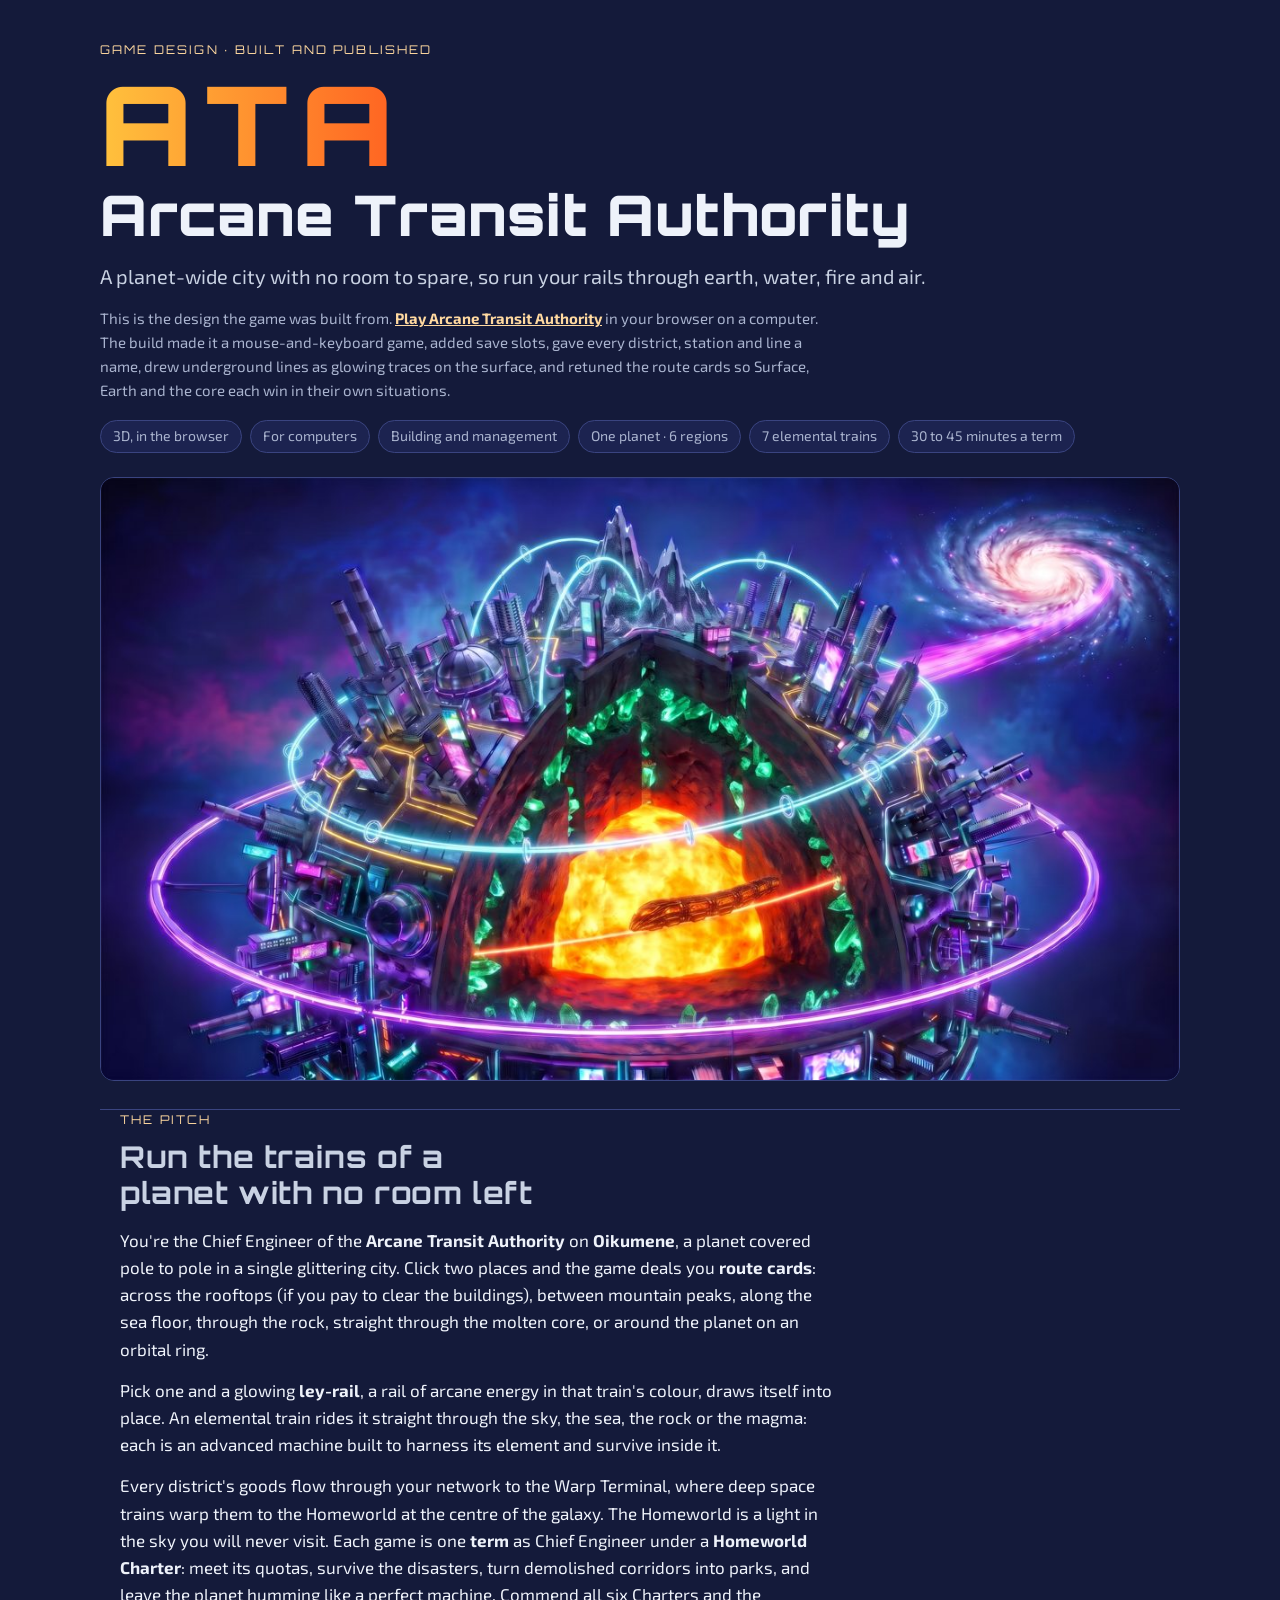
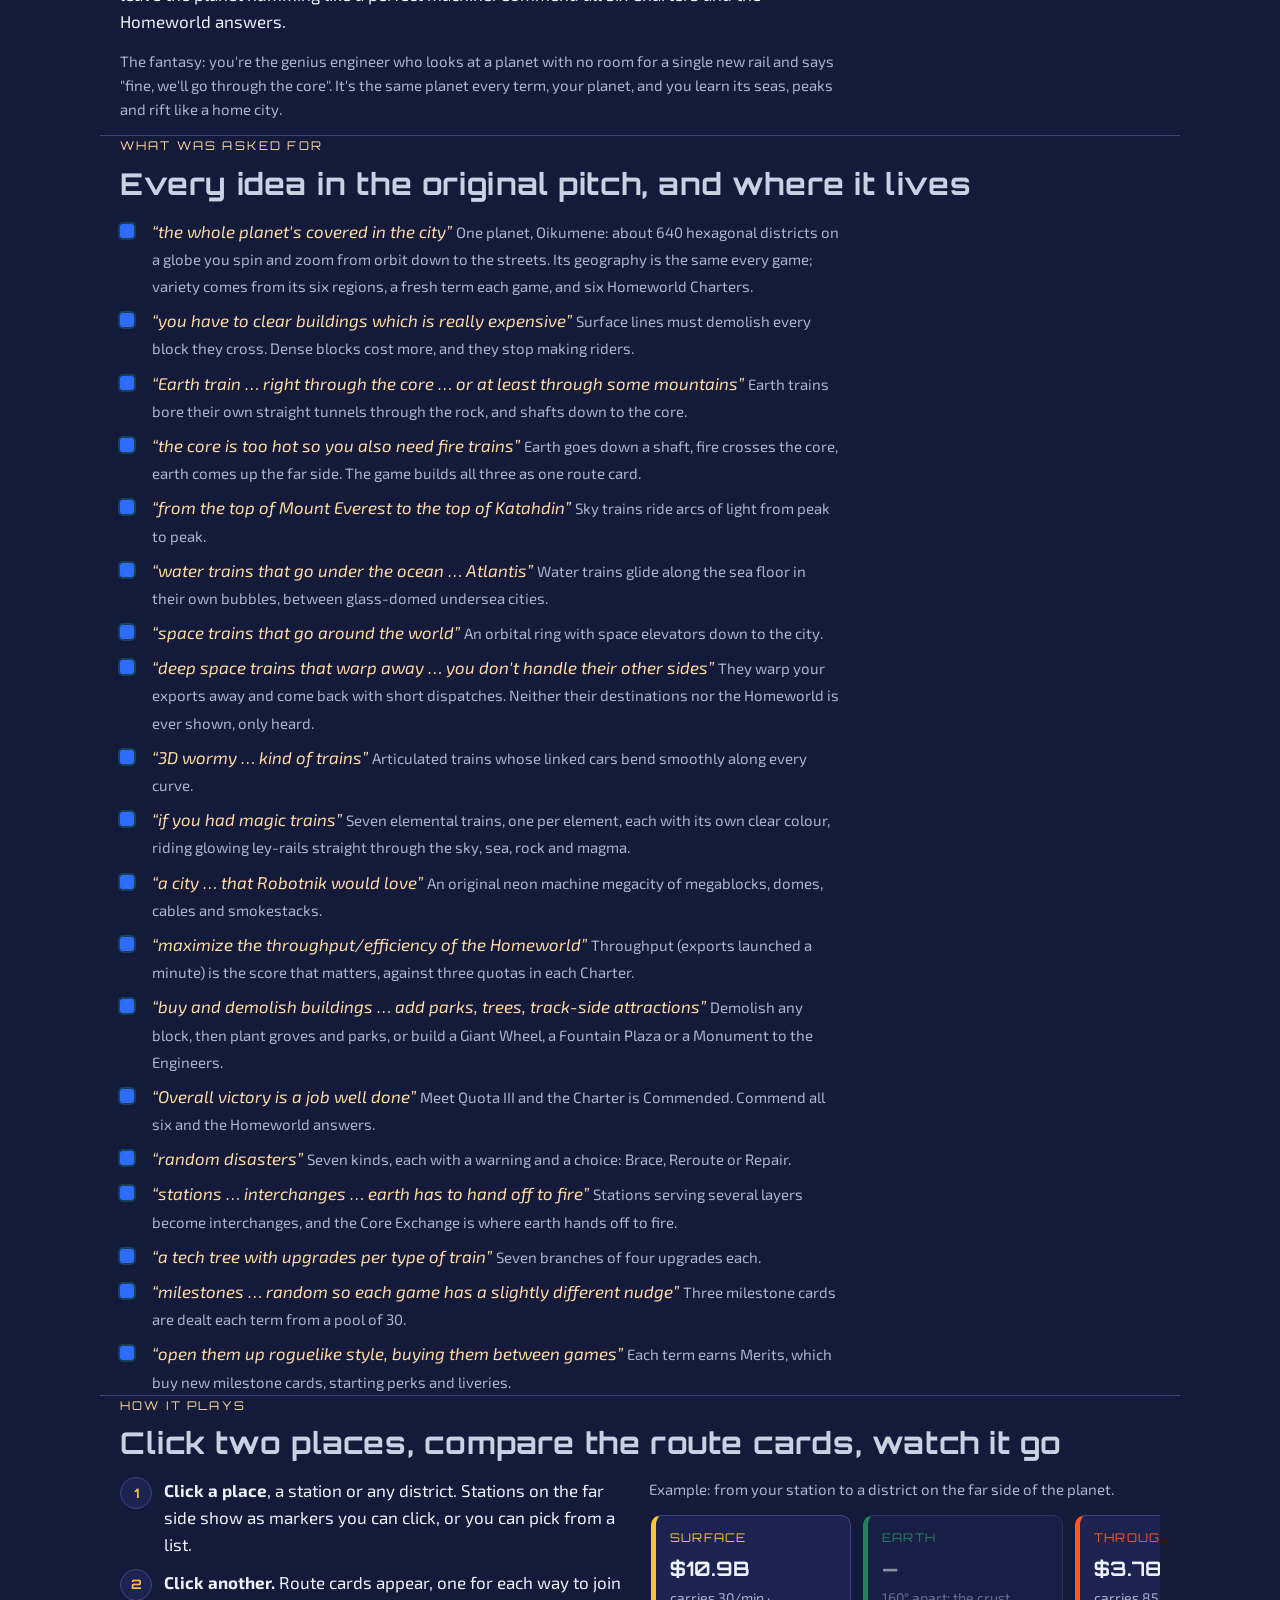
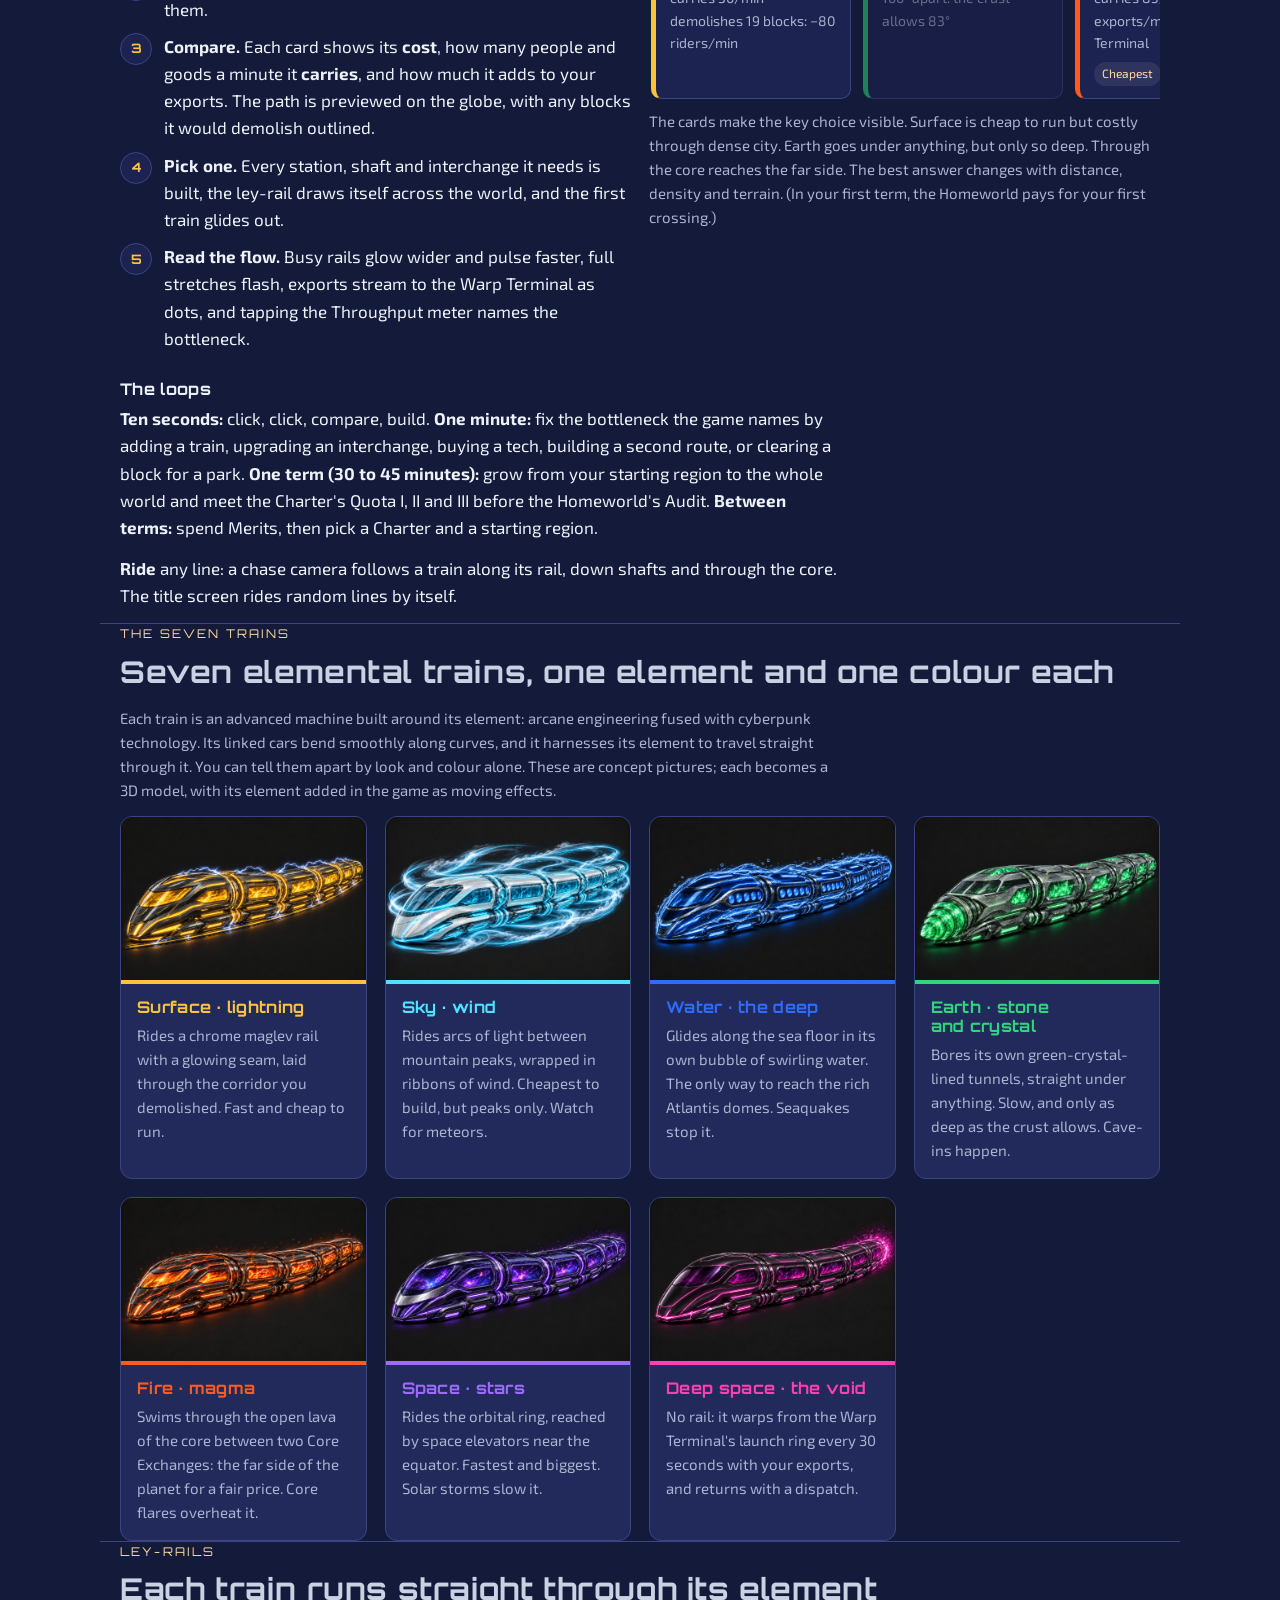
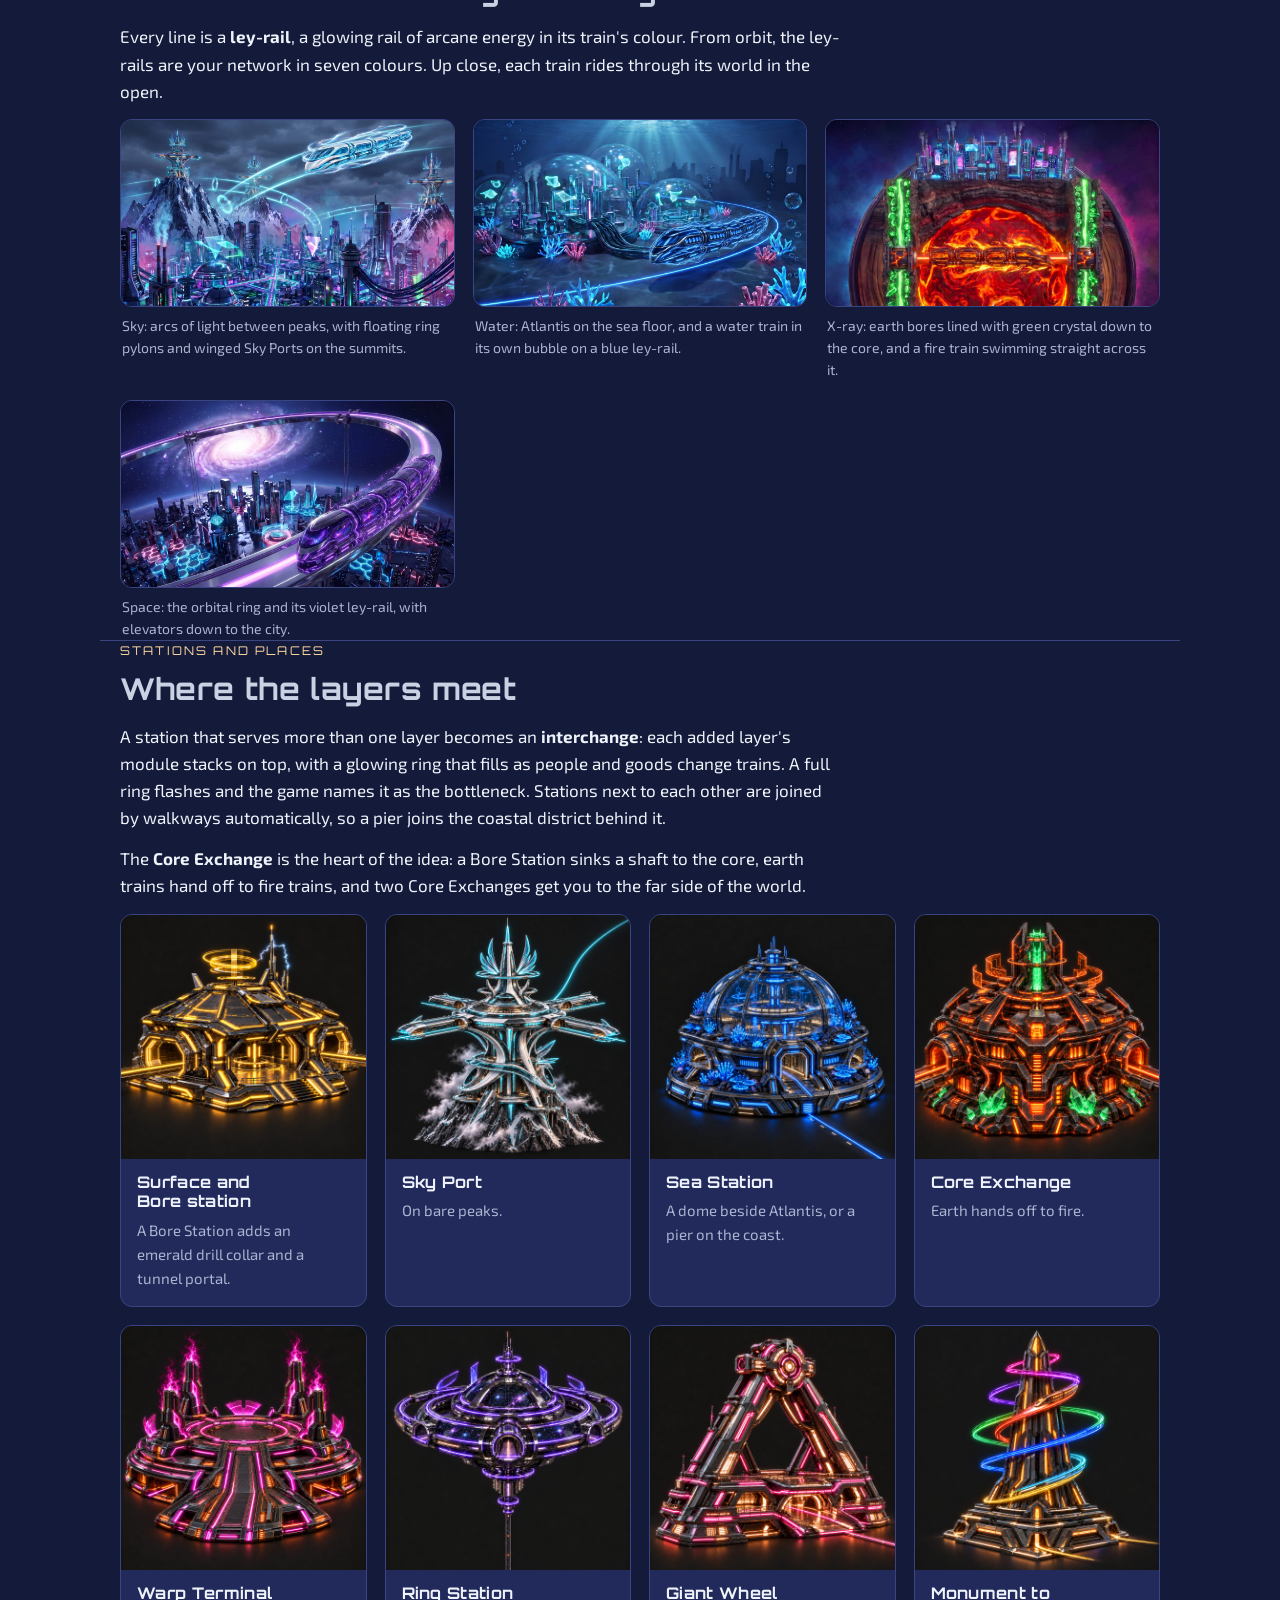
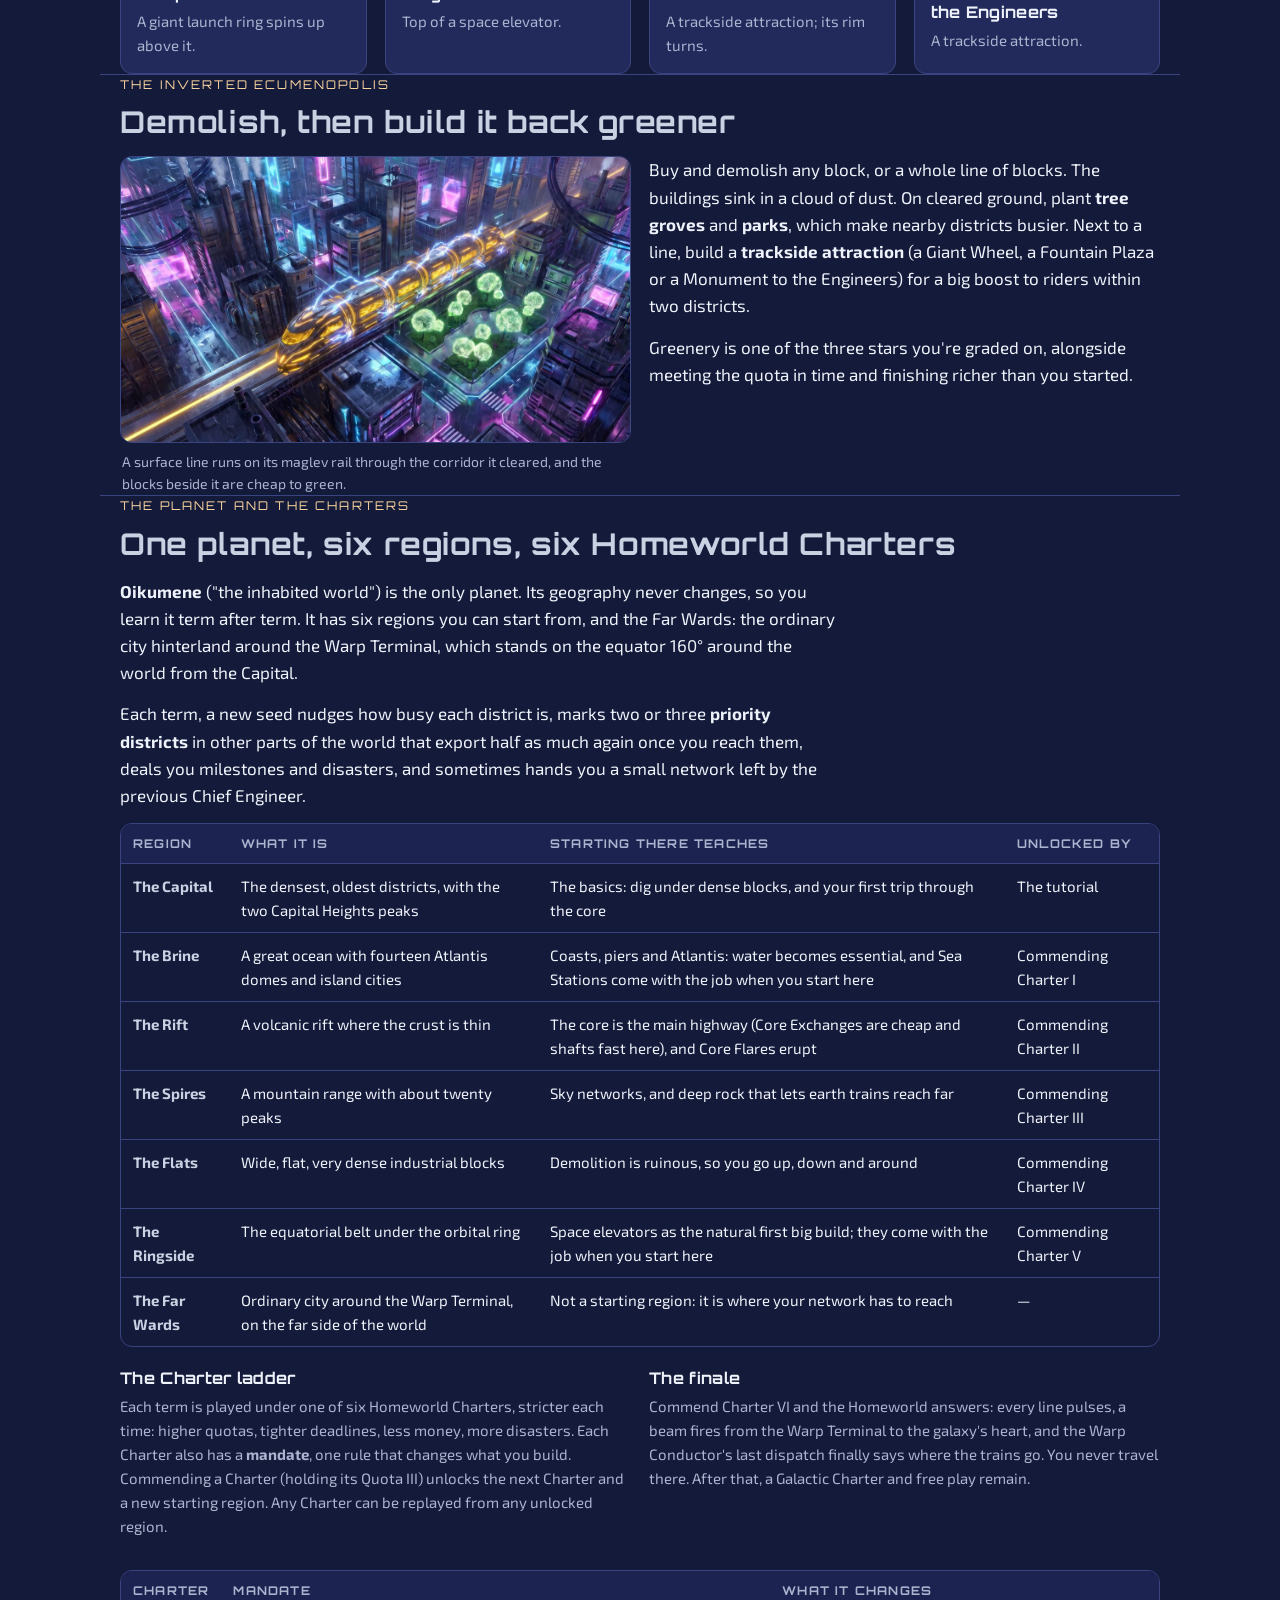
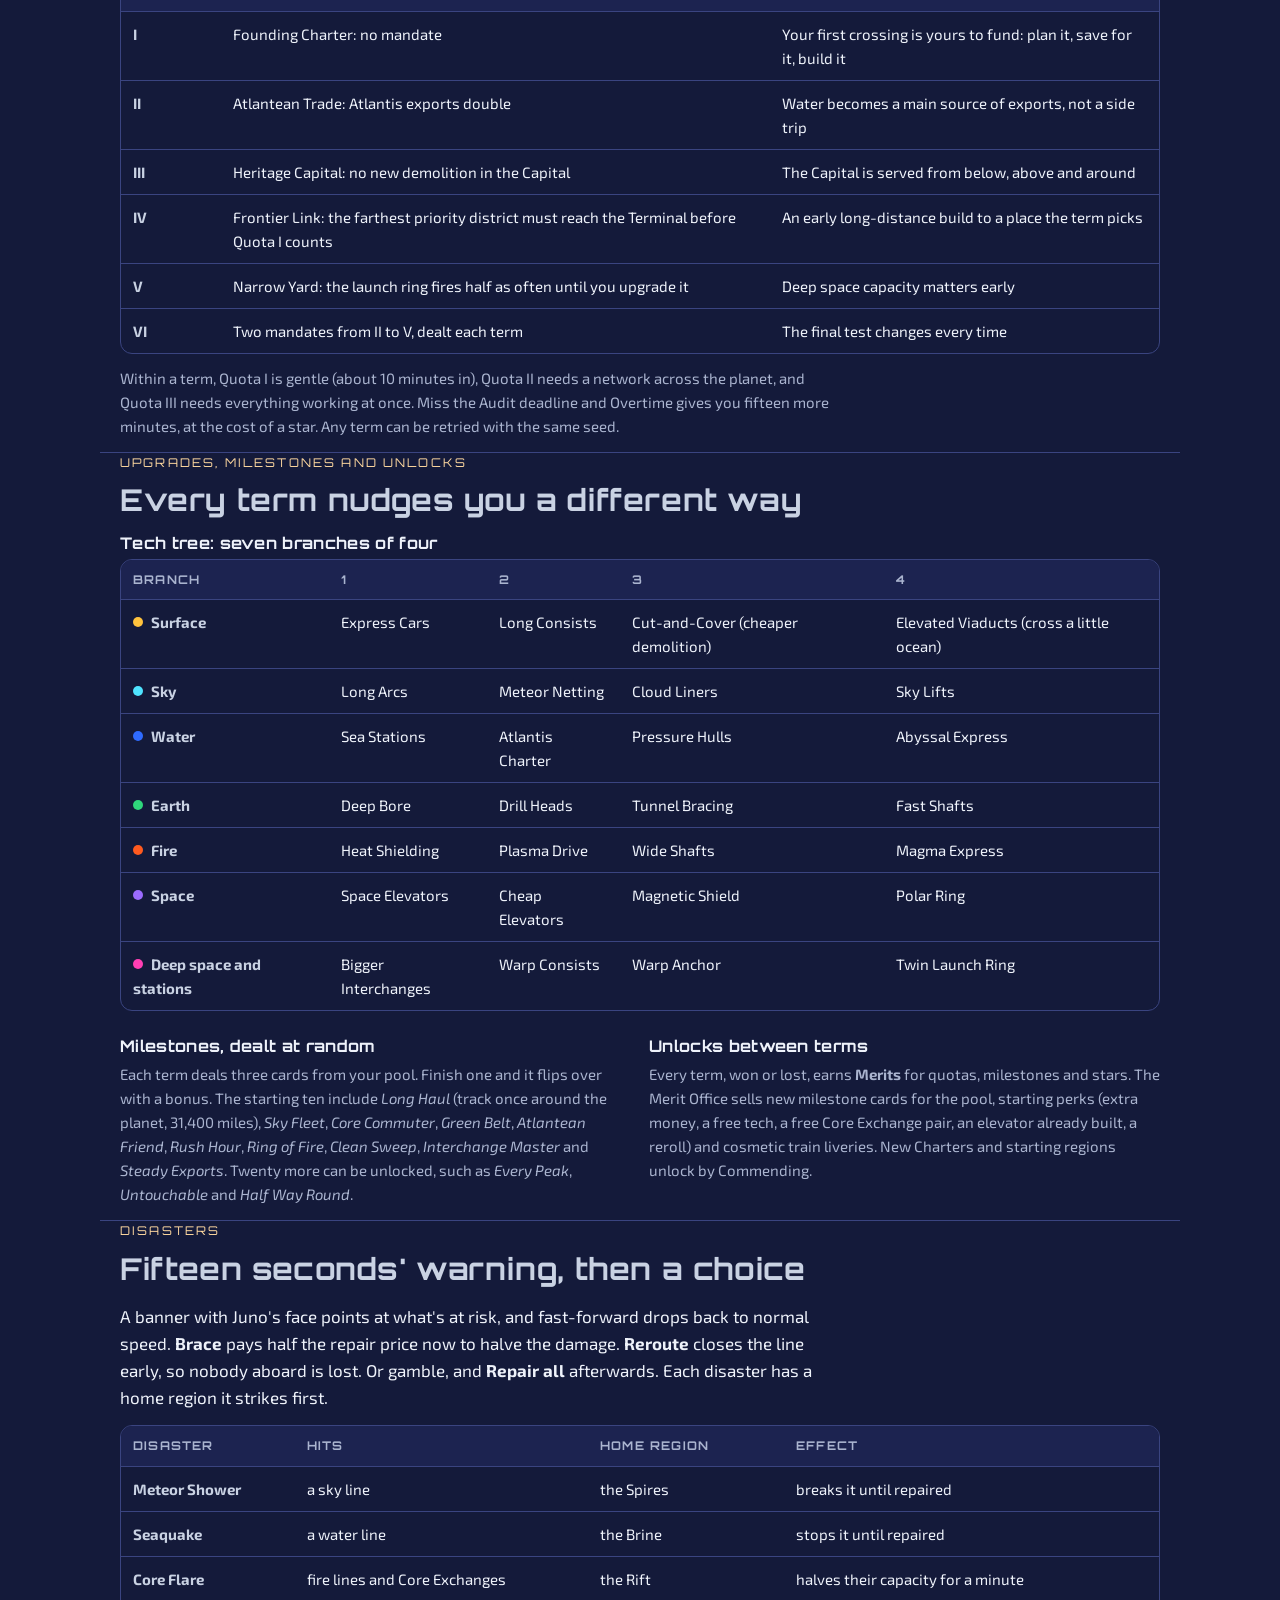
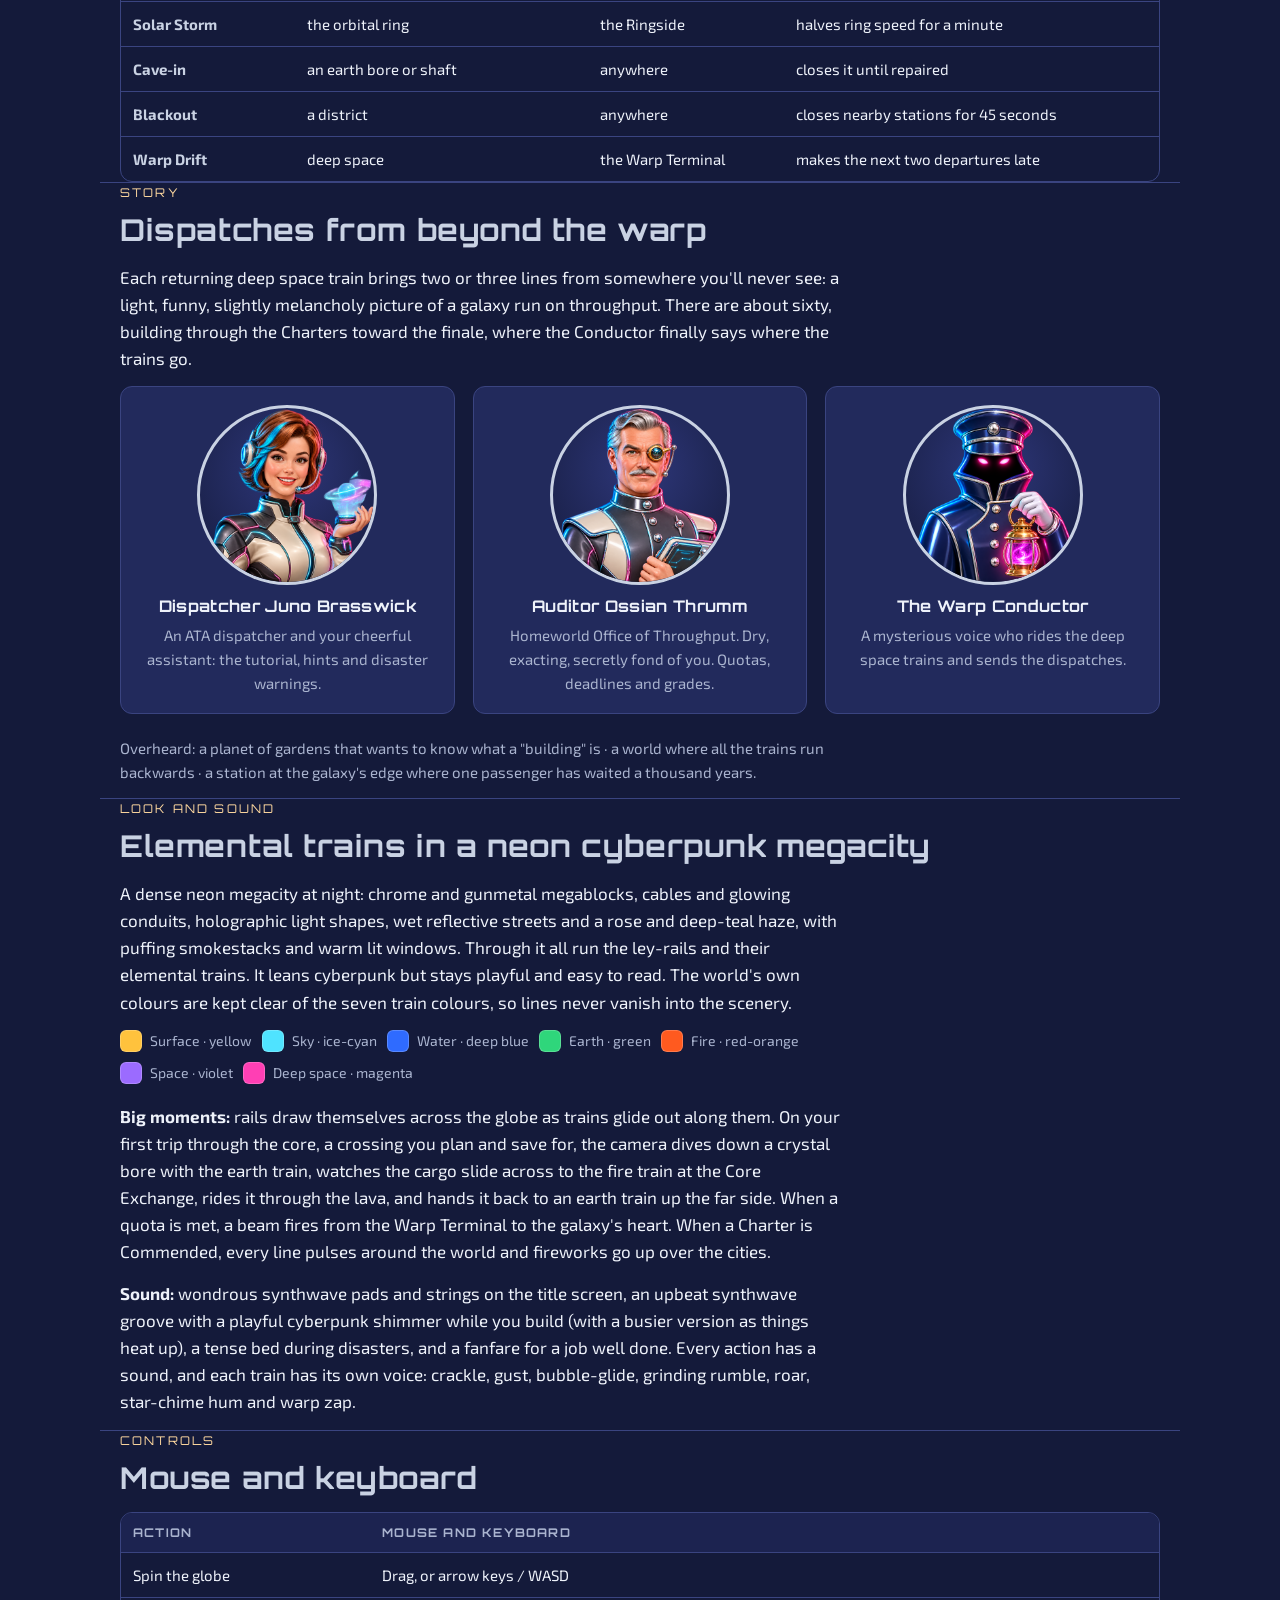
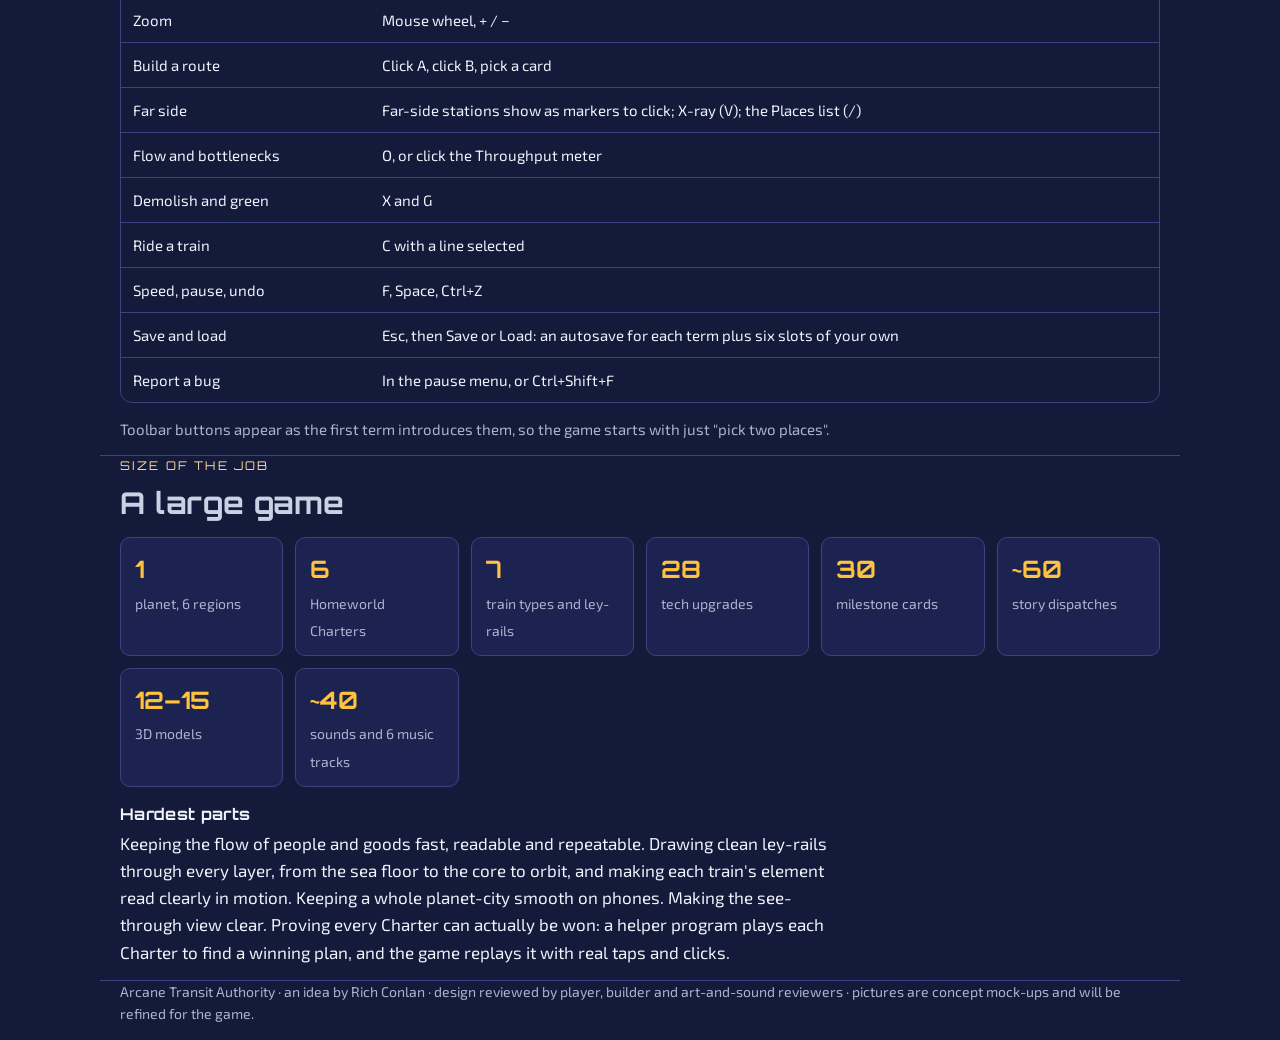
<file: design/share/index.html>
<!DOCTYPE html>
<html lang="en">
<head>
<meta charset="utf-8">
<meta name="viewport" content="width=device-width, initial-scale=1">
<title>Arcane Transit Authority</title>
<link rel="preconnect" href="https://fonts.googleapis.com">
<link rel="preconnect" href="https://fonts.gstatic.com" crossorigin>
<link href="https://fonts.googleapis.com/css2?family=Orbitron:wght@500;700;900&family=Exo+2:ital,wght@0,400;0,600;0,700;1,400&display=swap" rel="stylesheet">
<style>
/* One visual world: the game's own night-indigo and chrome, single theme by choice.
   Layout: a centred reading column with full-bleed picture bands and train/station grids. */
:root {
  --night: #141a3a;
  --night-2: #1c2350;
  --panel: #222a5c;
  --chrome: #c9d2e3;
  --ink: #eef2fa;
  --muted: #aab4cf;
  --warm: #ffd9a0;
  --line: #3a4480;
  --surface: #ffc23d; --sky: #4fe3ff; --water: #2f6bff; --earth: #2fd67b;
  --fire: #ff5a1f; --space: #9b6bff; --deep: #ff3fb4;
  --display: "Orbitron", "Eurostile", "Arial Black", sans-serif;
  --body: "Exo 2", "Segoe UI", system-ui, sans-serif;
  color-scheme: dark;
}
* { box-sizing: border-box; }
html, body { margin: 0; }
body {
  background: radial-gradient(1200px 600px at 80% -10%, #2a2f6e 0%, transparent 60%), var(--night);
  color: var(--ink);
  font: 400 17px/1.6 var(--body);
}
img { max-width: 100%; height: auto; display: block; }
a { color: var(--sky); }
:focus-visible { outline: 2px solid var(--sky); outline-offset: 3px; }
.wrap { max-width: 1080px; margin: 0 auto; padding: 0 20px; }
.read { max-width: 720px; }
h1, h2, h3 { font-family: var(--display); text-wrap: balance; letter-spacing: .02em; line-height: 1.2; }
h1 { font-size: clamp(30px, 6vw, 56px); font-weight: 900; margin: 0 0 12px; }
h2 { font-size: clamp(22px, 3.2vw, 30px); font-weight: 700; margin: 0 0 16px; color: var(--chrome); }
h3 { font-size: 16px; font-weight: 700; margin: 0 0 6px; }
p { margin: 0 0 14px; }
section { padding: 48px 0; border-top: 1px solid var(--line); }
.tag { font-family: var(--display); font-size: 12px; letter-spacing: .18em; text-transform: uppercase; color: var(--warm); margin: 0 0 10px; }
.lede { font-size: 20px; color: var(--chrome); }
.hero { padding: 40px 0 28px; }
.hero-img { border-radius: 14px; overflow: hidden; border: 1px solid var(--line); margin-top: 24px; background: var(--night-2); }
.pill-row { display: flex; flex-wrap: wrap; gap: 8px; margin: 18px 0 0; padding: 0; list-style: none; }
.pill-row li { border: 1px solid var(--line); background: var(--night-2); border-radius: 999px; padding: 4px 12px; font-size: 14px; color: var(--muted); }
.note { color: var(--muted); font-size: 15px; }
.grid { display: grid; gap: 18px; }
.g2 { grid-template-columns: repeat(auto-fit, minmax(300px, 1fr)); }
.g3 { grid-template-columns: repeat(auto-fit, minmax(240px, 1fr)); }
.g4 { grid-template-columns: repeat(auto-fit, minmax(200px, 1fr)); }
.card { background: var(--panel); border: 1px solid var(--line); border-radius: 12px; overflow: hidden; display: flex; flex-direction: column; }
.card .pic { background: #151515; }
.card .body { padding: 14px 16px 16px; }
.card .body p { font-size: 15px; color: var(--muted); margin: 0; }
.train .body { border-top: 4px solid var(--c); }
.train h3 { color: var(--c); }
.scene { margin: 0; }
.scene img { border-radius: 12px; border: 1px solid var(--line); }
.scene figcaption { font-size: 14px; color: var(--muted); padding: 8px 2px 0; }
.checklist { list-style: none; padding: 0; margin: 0; display: grid; gap: 8px; }
.checklist li { display: grid; grid-template-columns: 22px 1fr; gap: 10px; align-items: start; }
.checklist li::before { content: ""; width: 14px; height: 14px; margin-top: 6px; border-radius: 3px; background: var(--water); box-shadow: 0 0 0 2px rgba(31,181,168,.25); }
.checklist q { color: var(--warm); font-style: italic; quotes: "\201C" "\201D"; }
.checklist .where { color: var(--muted); font-size: 15px; }
.steps { counter-reset: s; list-style: none; padding: 0; margin: 0; display: grid; gap: 10px; }
.steps li { counter-increment: s; display: grid; grid-template-columns: 34px 1fr; gap: 10px; }
.steps li::before { content: counter(s); font-family: var(--display); font-weight: 700; width: 30px; height: 30px; border-radius: 50%; background: var(--night-2); border: 1px solid var(--line); display: grid; place-items: center; font-size: 13px; color: var(--surface); }
.route-cards { display: flex; gap: 12px; overflow-x: auto; padding: 6px 2px 10px; }
.rc { flex: 0 0 200px; background: var(--night-2); border: 1px solid var(--line); border-left: 5px solid var(--c); border-radius: 10px; padding: 12px 14px; }
.rc .k { font-family: var(--display); font-size: 12px; letter-spacing: .1em; color: var(--c); text-transform: uppercase; }
.rc .big { font-family: var(--display); font-size: 20px; font-weight: 700; margin: 6px 0 2px; font-variant-numeric: tabular-nums; }
.rc .sub { font-size: 14px; color: var(--muted); }
.rc.off { opacity: .55; }
.rc .chip { display: inline-block; margin-top: 8px; font-size: 12px; border-radius: 999px; padding: 2px 8px; background: rgba(255,255,255,.08); color: var(--warm); }
.table-wrap { overflow-x: auto; border: 1px solid var(--line); border-radius: 12px; }
table { border-collapse: collapse; width: 100%; font-size: 15px; min-width: 640px; }
th, td { text-align: left; padding: 10px 12px; border-bottom: 1px solid var(--line); vertical-align: top; }
th { font-family: var(--display); font-size: 12px; letter-spacing: .1em; text-transform: uppercase; color: var(--muted); background: var(--night-2); }
tr:last-child td { border-bottom: 0; }
td b { color: var(--chrome); }
.dot { display: inline-block; width: 10px; height: 10px; border-radius: 50%; background: var(--c); margin-right: 8px; vertical-align: 1px; }
.cast { display: grid; grid-template-columns: repeat(auto-fit, minmax(240px, 1fr)); gap: 18px; }
.person { background: var(--panel); border: 1px solid var(--line); border-radius: 12px; padding: 18px; text-align: center; }
.person img { width: 180px; height: 180px; margin: 0 auto 12px; border-radius: 50%; background: radial-gradient(circle at 50% 35%, #2e377a, #141a3a); border: 3px solid var(--chrome); object-fit: cover; object-position: top; }
.person p { font-size: 15px; color: var(--muted); margin: 0; }
.planets { display: grid; grid-template-columns: repeat(auto-fit, minmax(160px, 1fr)); gap: 14px; }
.planet { background: var(--panel); border: 1px solid var(--line); border-radius: 12px; padding: 14px; }
.orb { width: 56px; height: 56px; border-radius: 50%; margin-bottom: 10px; background: radial-gradient(circle at 35% 30%, var(--a), var(--b) 70%); box-shadow: 0 0 18px var(--g); }
.planet .n { font-family: var(--display); font-size: 11px; color: var(--muted); letter-spacing: .14em; }
.planet p { font-size: 14px; color: var(--muted); margin: 0; }
.stat-row { display: grid; grid-template-columns: repeat(auto-fit, minmax(150px, 1fr)); gap: 12px; margin: 8px 0 18px; }
.stat { background: var(--night-2); border: 1px solid var(--line); border-radius: 10px; padding: 12px 14px; }
.stat b { display: block; font-family: var(--display); font-size: 24px; color: var(--surface); font-variant-numeric: tabular-nums; }
.stat span { font-size: 14px; color: var(--muted); }
.swatches { display: flex; flex-wrap: wrap; gap: 10px; }
.sw { display: flex; align-items: center; gap: 8px; font-size: 14px; color: var(--muted); }
.sw i { width: 22px; height: 22px; border-radius: 6px; background: var(--c); border: 1px solid rgba(255,255,255,.2); }
footer { padding: 36px 0 60px; border-top: 1px solid var(--line); color: var(--muted); font-size: 14px; }
@media (max-width: 480px) {
  body { font-size: 16px; }
  .wrap { padding: 0 16px; }
  section { padding: 36px 0; }
  .lede { font-size: 18px; }
}
@media (prefers-reduced-motion: reduce) { * { scroll-behavior: auto !important; } }

.logo { font-family: var(--display); font-weight: 900; font-size: clamp(56px, 12vw, 110px); line-height: 1; letter-spacing: .12em; margin: 4px 0 2px;
  background: linear-gradient(90deg, var(--surface), var(--fire) 30%, var(--deep) 55%, var(--space) 75%, var(--sky));
  -webkit-background-clip: text; background-clip: text; color: transparent; }

@media (max-width: 600px) {
  table { min-width: 0; }
  thead { display: none; }
  table, tbody, tr, td { display: block; width: 100%; }
  tr { padding: 10px 14px; border-bottom: 1px solid var(--line); }
  tr:last-child { border-bottom: 0; }
  td { border: 0; padding: 3px 0; }
  td:first-child { font-size: 16px; padding-bottom: 6px; }
  td:not(:first-child)::before { content: attr(data-label) ": "; font-family: var(--display); font-size: 11px; letter-spacing: .08em; text-transform: uppercase; color: var(--muted); }
}
</style>
</head>
<body>
<header class="wrap hero">
  <p class="tag">Game design · built and published</p>
  <div class="logo" aria-hidden="true">ATA</div>
  <h1>Arcane Transit Authority</h1>
  <p class="lede">A planet-wide city with no room to spare, so run your rails through earth, water, fire and air.</p>
  <p class="read note" style="margin:10px 0 0">This is the design the game was built from. <b><a href="https://arcanetransitauthority.synapticnoise.com/" style="color:var(--warm)">Play Arcane Transit Authority</a></b> in your browser on a computer. The build made it a mouse-and-keyboard game, added save slots, gave every district, station and line a name, drew underground lines as glowing traces on the surface, and retuned the route cards so Surface, Earth and the core each win in their own situations.</p>
  <ul class="pill-row" aria-label="At a glance">
    <li>3D, in the browser</li><li>For computers</li><li>Building and management</li><li>One planet · 6 regions</li><li>7 elemental trains</li><li>30 to 45 minutes a term</li>
  </ul>
  <div class="hero-img"><img src="img/mock-globe.jpg" alt="The planet Oikumene, covered in neon city, cut away to show crystal-lined bores and a fire train crossing the molten core on a glowing line, with an orbital ring and glowing rails around it" width="1200" height="670"></div>
</header>

<main>
<section class="wrap" id="pitch">
  <div class="read">
    <p class="tag">The pitch</p>
    <h2>Run the trains of a planet with no room left</h2>
    <p>You're the Chief Engineer of the <b>Arcane Transit Authority</b> on <b>Oikumene</b>, a planet covered pole to pole in a single glittering city. Click two places and the game deals you <b>route cards</b>: across the rooftops (if you pay to clear the buildings), between mountain peaks, along the sea floor, through the rock, straight through the molten core, or around the planet on an orbital ring.</p>
    <p>Pick one and a glowing <b>ley-rail</b>, a rail of arcane energy in that train's colour, draws itself into place. An elemental train rides it straight through the sky, the sea, the rock or the magma: each is an advanced machine built to harness its element and survive inside it.</p>
    <p>Every district's goods flow through your network to the Warp Terminal, where deep space trains warp them to the Homeworld at the centre of the galaxy. The Homeworld is a light in the sky you will never visit. Each game is one <b>term</b> as Chief Engineer under a <b>Homeworld Charter</b>: meet its quotas, survive the disasters, turn demolished corridors into parks, and leave the planet humming like a perfect machine. Commend all six Charters and the Homeworld answers.</p>
    <p class="note">The fantasy: you're the genius engineer who looks at a planet with no room for a single new rail and says "fine, we'll go through the core". It's the same planet every term, your planet, and you learn its seas, peaks and rift like a home city.</p>
  </div>
</section>

<section class="wrap" id="asked">
  <p class="tag">What was asked for</p>
  <h2>Every idea in the original pitch, and where it lives</h2>
  <ul class="checklist read">
    <li><div><q>the whole planet's covered in the city</q> <span class="where">One planet, Oikumene: about 640 hexagonal districts on a globe you spin and zoom from orbit down to the streets. Its geography is the same every game; variety comes from its six regions, a fresh term each game, and six Homeworld Charters.</span></div></li>
    <li><div><q>you have to clear buildings which is really expensive</q> <span class="where">Surface lines must demolish every block they cross. Dense blocks cost more, and they stop making riders.</span></div></li>
    <li><div><q>Earth train … right through the core … or at least through some mountains</q> <span class="where">Earth trains bore their own straight tunnels through the rock, and shafts down to the core.</span></div></li>
    <li><div><q>the core is too hot so you also need fire trains</q> <span class="where">Earth goes down a shaft, fire crosses the core, earth comes up the far side. The game builds all three as one route card.</span></div></li>
    <li><div><q>from the top of Mount Everest to the top of Katahdin</q> <span class="where">Sky trains ride arcs of light from peak to peak.</span></div></li>
    <li><div><q>water trains that go under the ocean … Atlantis</q> <span class="where">Water trains glide along the sea floor in their own bubbles, between glass-domed undersea cities.</span></div></li>
    <li><div><q>space trains that go around the world</q> <span class="where">An orbital ring with space elevators down to the city.</span></div></li>
    <li><div><q>deep space trains that warp away … you don't handle their other sides</q> <span class="where">They warp your exports away and come back with short dispatches. Neither their destinations nor the Homeworld is ever shown, only heard.</span></div></li>
    <li><div><q>3D wormy … kind of trains</q> <span class="where">Articulated trains whose linked cars bend smoothly along every curve.</span></div></li>
    <li><div><q>if you had magic trains</q> <span class="where">Seven elemental trains, one per element, each with its own clear colour, riding glowing ley-rails straight through the sky, sea, rock and magma.</span></div></li>
    <li><div><q>a city … that Robotnik would love</q> <span class="where">An original neon machine megacity of megablocks, domes, cables and smokestacks.</span></div></li>
    <li><div><q>maximize the throughput/efficiency of the Homeworld</q> <span class="where">Throughput (exports launched a minute) is the score that matters, against three quotas in each Charter.</span></div></li>
    <li><div><q>buy and demolish buildings … add parks, trees, track-side attractions</q> <span class="where">Demolish any block, then plant groves and parks, or build a Giant Wheel, a Fountain Plaza or a Monument to the Engineers.</span></div></li>
    <li><div><q>Overall victory is a job well done</q> <span class="where">Meet Quota III and the Charter is Commended. Commend all six and the Homeworld answers.</span></div></li>
    <li><div><q>random disasters</q> <span class="where">Seven kinds, each with a warning and a choice: Brace, Reroute or Repair.</span></div></li>
    <li><div><q>stations … interchanges … earth has to hand off to fire</q> <span class="where">Stations serving several layers become interchanges, and the Core Exchange is where earth hands off to fire.</span></div></li>
    <li><div><q>a tech tree with upgrades per type of train</q> <span class="where">Seven branches of four upgrades each.</span></div></li>
    <li><div><q>milestones … random so each game has a slightly different nudge</q> <span class="where">Three milestone cards are dealt each term from a pool of 30.</span></div></li>
    <li><div><q>open them up roguelike style, buying them between games</q> <span class="where">Each term earns Merits, which buy new milestone cards, starting perks and liveries.</span></div></li>
  </ul>
</section>

<section class="wrap" id="play">
  <p class="tag">How it plays</p>
  <h2>Click two places, compare the route cards, watch it go</h2>
  <div class="grid g2">
    <div>
      <ol class="steps">
        <li><div><b>Click a place</b>, a station or any district. Stations on the far side show as markers you can click, or you can pick from a list.</div></li>
        <li><div><b>Click another.</b> Route cards appear, one for each way to join them.</div></li>
        <li><div><b>Compare.</b> Each card shows its <b>cost</b>, how many people and goods a minute it <b>carries</b>, and how much it adds to your exports. The path is previewed on the globe, with any blocks it would demolish outlined.</div></li>
        <li><div><b>Pick one.</b> Every station, shaft and interchange it needs is built, the ley-rail draws itself across the world, and the first train glides out.</div></li>
        <li><div><b>Read the flow.</b> Busy rails glow wider and pulse faster, full stretches flash, exports stream to the Warp Terminal as dots, and tapping the Throughput meter names the bottleneck.</div></li>
      </ol>
    </div>
    <div>
      <p class="note" style="margin-bottom:8px">Example: from your station to a district on the far side of the planet.</p>
      <div class="route-cards" role="list" aria-label="Example route cards">
        <div class="rc" role="listitem" style="--c:var(--surface)"><div class="k">Surface</div><div class="big">$10.9B</div><div class="sub">carries 30/min · demolishes 19 blocks: −80 riders/min</div></div>
        <div class="rc off" role="listitem" style="--c:var(--earth)"><div class="k">Earth</div><div class="big">—</div><div class="sub">160° apart: the crust allows 83°</div></div>
        <div class="rc" role="listitem" style="--c:var(--fire)"><div class="k">Through the core</div><div class="big">$3.78B</div><div class="sub">carries 85/min · +85 exports/min to the Terminal</div><span class="chip">Cheapest</span><span class="chip">Most capacity</span></div>
        <div class="rc off" role="listitem" style="--c:var(--space)"><div class="k">Space</div><div class="big">—</div><div class="sub">needs Space Elevators (Tech)</div></div>
      </div>
      <p class="note">The cards make the key choice visible. Surface is cheap to run but costly through dense city. Earth goes under anything, but only so deep. Through the core reaches the far side. The best answer changes with distance, density and terrain. (In your first term, the Homeworld pays for your first crossing.)</p>
    </div>
  </div>
  <div class="read" style="margin-top:28px">
    <h3>The loops</h3>
    <p><b>Ten seconds:</b> click, click, compare, build. <b>One minute:</b> fix the bottleneck the game names by adding a train, upgrading an interchange, buying a tech, building a second route, or clearing a block for a park. <b>One term (30 to 45 minutes):</b> grow from your starting region to the whole world and meet the Charter's Quota I, II and III before the Homeworld's Audit. <b>Between terms:</b> spend Merits, then pick a Charter and a starting region.</p>
    <p><b>Ride</b> any line: a chase camera follows a train along its rail, down shafts and through the core. The title screen rides random lines by itself.</p>
  </div>
</section>

<section class="wrap" id="trains">
  <p class="tag">The seven trains</p>
  <h2>Seven elemental trains, one element and one colour each</h2>
  <p class="read note">Each train is an advanced machine built around its element: arcane engineering fused with cyberpunk technology. Its linked cars bend smoothly along curves, and it harnesses its element to travel straight through it. You can tell them apart by look and colour alone. These are concept pictures; each becomes a 3D model, with its element added in the game as moving effects.</p>
  <div class="grid g3">
    <article class="card train" style="--c:var(--surface)"><div class="pic"><img src="img/surface-train.jpg" alt="Gunmetal maglev train with yellow neon and crackling lightning" width="1200" height="800" loading="lazy"></div><div class="body"><h3>Surface · lightning</h3><p>Rides a chrome maglev rail with a glowing seam, laid through the corridor you demolished. Fast and cheap to run.</p></div></article>
    <article class="card train" style="--c:var(--sky)"><div class="pic"><img src="img/sky-train.jpg" alt="Pearl-white train wrapped in glowing ribbons of wind" width="1200" height="800" loading="lazy"></div><div class="body"><h3>Sky · wind</h3><p>Rides arcs of light between mountain peaks, wrapped in ribbons of wind. Cheapest to build, but peaks only. Watch for meteors.</p></div></article>
    <article class="card train" style="--c:var(--water)"><div class="pic"><img src="img/water-train.jpg" alt="Deep-blue train with glowing portholes inside a sheath of swirling water" width="1200" height="800" loading="lazy"></div><div class="body"><h3>Water · the deep</h3><p>Glides along the sea floor in its own bubble of swirling water. The only way to reach the rich Atlantis domes. Seaquakes stop it.</p></div></article>
    <article class="card train" style="--c:var(--earth)"><div class="pic"><img src="img/earth-train.jpg" alt="Grey stone train with an emerald crystal drill nose and green crystals" width="1200" height="800" loading="lazy"></div><div class="body"><h3>Earth · stone and crystal</h3><p>Bores its own green-crystal-lined tunnels, straight under anything. Slow, and only as deep as the crust allows. Cave-ins happen.</p></div></article>
    <article class="card train" style="--c:var(--fire)"><div class="pic"><img src="img/fire-train.jpg" alt="Obsidian train with glowing lava channels and windows full of magma" width="1200" height="800" loading="lazy"></div><div class="body"><h3>Fire · magma</h3><p>Swims through the open lava of the core between two Core Exchanges: the far side of the planet for a fair price. Core flares overheat it.</p></div></article>
    <article class="card train" style="--c:var(--space)"><div class="pic"><img src="img/space-train.jpg" alt="Train with dark glass panels full of stars and violet rings" width="1200" height="800" loading="lazy"></div><div class="body"><h3>Space · stars</h3><p>Rides the orbital ring, reached by space elevators near the equator. Fastest and biggest. Solar storms slow it.</p></div></article>
    <article class="card train" style="--c:var(--deep)"><div class="pic"><img src="img/deep-space-train.jpg" alt="Matte-black train with magenta rift light and a trail of warp sparks" width="1200" height="800" loading="lazy"></div><div class="body"><h3>Deep space · the void</h3><p>No rail: it warps from the Warp Terminal's launch ring every 30 seconds with your exports, and returns with a dispatch.</p></div></article>
  </div>
</section>

<section class="wrap" id="layers">
  <p class="tag">Ley-rails</p>
  <h2>Each train runs straight through its element</h2>
  <div class="read"><p>Every line is a <b>ley-rail</b>, a glowing rail of arcane energy in its train's colour. From orbit, the ley-rails are your network in seven colours. Up close, each train rides through its world in the open.</p></div>
  <div class="grid g2">
    <figure class="scene"><img src="img/mock-sky.jpg" alt="Ice-cyan arcs of light with floating ring pylons between snowy peaks, a white wind train riding one" width="1200" height="670" loading="lazy"><figcaption>Sky: arcs of light between peaks, with floating ring pylons and winged Sky Ports on the summits.</figcaption></figure>
    <figure class="scene"><img src="img/mock-atlantis.jpg" alt="Glass domes of an undersea city with a deep-blue water train gliding above a glowing blue line" width="1200" height="670" loading="lazy"><figcaption>Water: Atlantis on the sea floor, and a water train in its own bubble on a blue ley-rail.</figcaption></figure>
    <figure class="scene"><img src="img/mock-xray.jpg" alt="Cutaway of the planet with green-crystal bores down to the core and a fire train crossing the lava" width="1200" height="670" loading="lazy"><figcaption>X-ray: earth bores lined with green crystal down to the core, and a fire train swimming straight across it.</figcaption></figure>
    <figure class="scene"><img src="img/mock-ring.jpg" alt="Chrome orbital ring with a violet glowing rail and a star-filled train above the night-side city" width="1200" height="670" loading="lazy"><figcaption>Space: the orbital ring and its violet ley-rail, with elevators down to the city.</figcaption></figure>
  </div>
</section>

<section class="wrap" id="stations">
  <p class="tag">Stations and places</p>
  <h2>Where the layers meet</h2>
  <div class="read">
    <p>A station that serves more than one layer becomes an <b>interchange</b>: each added layer's module stacks on top, with a glowing ring that fills as people and goods change trains. A full ring flashes and the game names it as the bottleneck. Stations next to each other are joined by walkways automatically, so a pier joins the coastal district behind it.</p>
    <p>The <b>Core Exchange</b> is the heart of the idea: a Bore Station sinks a shaft to the core, earth trains hand off to fire trains, and two Core Exchanges get you to the far side of the world.</p>
  </div>
  <div class="grid g4">
    <article class="card"><div class="pic"><img src="img/station-surface.jpg" alt="Gunmetal station hub glowing yellow, with open portals and glowing yellow rails" width="1024" height="1024" loading="lazy"></div><div class="body"><h3>Surface and Bore station</h3><p>A Bore Station adds an emerald drill collar and a tunnel portal.</p></div></article>
    <article class="card"><div class="pic"><img src="img/skyport.jpg" alt="Winged spire with docking arms on a cloud-wrapped mountain peak" width="1024" height="1024" loading="lazy"></div><div class="body"><h3>Sky Port</h3><p>On bare peaks.</p></div></article>
    <article class="card"><div class="pic"><img src="img/sea-station.jpg" alt="Glass dome station on the sea floor glowing deep blue, with a blue rail leaving it" width="1024" height="1024" loading="lazy"></div><div class="body"><h3>Sea Station</h3><p>A dome beside Atlantis, or a pier on the coast.</p></div></article>
    <article class="card"><div class="pic"><img src="img/core-exchange.jpg" alt="Obsidian fortress with red-orange lava seams, an emerald crystal bore on top and open side portals" width="1024" height="1024" loading="lazy"></div><div class="body"><h3>Core Exchange</h3><p>Earth hands off to fire.</p></div></article>
    <article class="card"><div class="pic"><img src="img/warp-base.jpg" alt="Stepped launch platform with black pylons crackling with magenta void energy" width="1024" height="1024" loading="lazy"></div><div class="body"><h3>Warp Terminal</h3><p>A giant launch ring spins up above it.</p></div></article>
    <article class="card"><div class="pic"><img src="img/ring-elevator.jpg" alt="Star-filled ring station hub with violet neon rings on an elevator cable" width="1024" height="1024" loading="lazy"></div><div class="body"><h3>Ring Station</h3><p>Top of a space elevator.</p></div></article>
    <article class="card"><div class="pic"><img src="img/wheel-base.jpg" alt="Gunmetal A-frame base and hub of a giant wheel with warm-white and rose lights" width="1024" height="1024" loading="lazy"></div><div class="body"><h3>Giant Wheel</h3><p>A trackside attraction; its rim turns.</p></div></article>
    <article class="card"><div class="pic"><img src="img/monument.jpg" alt="Gunmetal obelisk wrapped by a spiral of light in the seven train colours" width="1024" height="1024" loading="lazy"></div><div class="body"><h3>Monument to the Engineers</h3><p>A trackside attraction.</p></div></article>
  </div>
</section>

<section class="wrap" id="greener">
  <p class="tag">The inverted ecumenopolis</p>
  <h2>Demolish, then build it back greener</h2>
  <div class="grid g2">
    <figure class="scene"><img src="img/mock-surface.jpg" alt="A yellow lightning train on a chrome maglev rail through a cleared corridor, with a park beside it" width="1200" height="670" loading="lazy"><figcaption>A surface line runs on its maglev rail through the corridor it cleared, and the blocks beside it are cheap to green.</figcaption></figure>
    <div>
      <p>Buy and demolish any block, or a whole line of blocks. The buildings sink in a cloud of dust. On cleared ground, plant <b>tree groves</b> and <b>parks</b>, which make nearby districts busier. Next to a line, build a <b>trackside attraction</b> (a Giant Wheel, a Fountain Plaza or a Monument to the Engineers) for a big boost to riders within two districts.</p>
      <p>Greenery is one of the three stars you're graded on, alongside meeting the quota in time and finishing richer than you started.</p>
    </div>
  </div>
</section>

<section class="wrap" id="planet">
  <p class="tag">The planet and the Charters</p>
  <h2>One planet, six regions, six Homeworld Charters</h2>
  <div class="read"><p><b>Oikumene</b> ("the inhabited world") is the only planet. Its geography never changes, so you learn it term after term. It has six regions you can start from, and the Far Wards: the ordinary city hinterland around the Warp Terminal, which stands on the equator 160° around the world from the Capital.</p><p>Each term, a new seed nudges how busy each district is, marks two or three <b>priority districts</b> in other parts of the world that export half as much again once you reach them, deals you milestones and disasters, and sometimes hands you a small network left by the previous Chief Engineer.</p></div>
  <div class="table-wrap">
    <table>
      <thead><tr><th>Region</th><th>What it is</th><th>Starting there teaches</th><th>Unlocked by</th></tr></thead>
      <tbody>
        <tr><td data-label="Region"><b>The Capital</b></td><td data-label="What it is">The densest, oldest districts, with the two Capital Heights peaks</td><td data-label="Starting there teaches">The basics: dig under dense blocks, and your first trip through the core</td><td data-label="Unlocked by">The tutorial</td></tr>
        <tr><td data-label="Region"><b>The Brine</b></td><td data-label="What it is">A great ocean with fourteen Atlantis domes and island cities</td><td data-label="Starting there teaches">Coasts, piers and Atlantis: water becomes essential, and Sea Stations come with the job when you start here</td><td data-label="Unlocked by">Commending Charter I</td></tr>
        <tr><td data-label="Region"><b>The Rift</b></td><td data-label="What it is">A volcanic rift where the crust is thin</td><td data-label="Starting there teaches">The core is the main highway (Core Exchanges are cheap and shafts fast here), and Core Flares erupt</td><td data-label="Unlocked by">Commending Charter II</td></tr>
        <tr><td data-label="Region"><b>The Spires</b></td><td data-label="What it is">A mountain range with about twenty peaks</td><td data-label="Starting there teaches">Sky networks, and deep rock that lets earth trains reach far</td><td data-label="Unlocked by">Commending Charter III</td></tr>
        <tr><td data-label="Region"><b>The Flats</b></td><td data-label="What it is">Wide, flat, very dense industrial blocks</td><td data-label="Starting there teaches">Demolition is ruinous, so you go up, down and around</td><td data-label="Unlocked by">Commending Charter IV</td></tr>
        <tr><td data-label="Region"><b>The Ringside</b></td><td data-label="What it is">The equatorial belt under the orbital ring</td><td data-label="Starting there teaches">Space elevators as the natural first big build; they come with the job when you start here</td><td data-label="Unlocked by">Commending Charter V</td></tr>
        <tr><td data-label="Region"><b>The Far Wards</b></td><td data-label="What it is">Ordinary city around the Warp Terminal, on the far side of the world</td><td data-label="Starting there teaches">Not a starting region: it is where your network has to reach</td><td data-label="Unlocked by">—</td></tr>
      </tbody>
    </table>
  </div>
  <div class="grid g2" style="margin-top:22px">
    <div>
      <h3>The Charter ladder</h3>
      <p class="note">Each term is played under one of six Homeworld Charters, stricter each time: higher quotas, tighter deadlines, less money, more disasters. Each Charter also has a <b>mandate</b>, one rule that changes what you build. Commending a Charter (holding its Quota III) unlocks the next Charter and a new starting region. Any Charter can be replayed from any unlocked region.</p>
    </div>
    <div>
      <h3>The finale</h3>
      <p class="note">Commend Charter VI and the Homeworld answers: every line pulses, a beam fires from the Warp Terminal to the galaxy's heart, and the Warp Conductor's last dispatch finally says where the trains go. You never travel there. After that, a Galactic Charter and free play remain.</p>
    </div>
  </div>
  <div class="table-wrap" style="margin-top:18px">
    <table>
      <thead><tr><th>Charter</th><th>Mandate</th><th>What it changes</th></tr></thead>
      <tbody>
        <tr><td data-label="Charter"><b>I</b></td><td data-label="Mandate">Founding Charter: no mandate</td><td data-label="What it changes">Your first crossing is yours to fund: plan it, save for it, build it</td></tr>
        <tr><td data-label="Charter"><b>II</b></td><td data-label="Mandate">Atlantean Trade: Atlantis exports double</td><td data-label="What it changes">Water becomes a main source of exports, not a side trip</td></tr>
        <tr><td data-label="Charter"><b>III</b></td><td data-label="Mandate">Heritage Capital: no new demolition in the Capital</td><td data-label="What it changes">The Capital is served from below, above and around</td></tr>
        <tr><td data-label="Charter"><b>IV</b></td><td data-label="Mandate">Frontier Link: the farthest priority district must reach the Terminal before Quota I counts</td><td data-label="What it changes">An early long-distance build to a place the term picks</td></tr>
        <tr><td data-label="Charter"><b>V</b></td><td data-label="Mandate">Narrow Yard: the launch ring fires half as often until you upgrade it</td><td data-label="What it changes">Deep space capacity matters early</td></tr>
        <tr><td data-label="Charter"><b>VI</b></td><td data-label="Mandate">Two mandates from II to V, dealt each term</td><td data-label="What it changes">The final test changes every time</td></tr>
      </tbody>
    </table>
  </div>
  <div class="read" style="margin-top:12px"><p class="note">Within a term, Quota I is gentle (about 10 minutes in), Quota II needs a network across the planet, and Quota III needs everything working at once. Miss the Audit deadline and Overtime gives you fifteen more minutes, at the cost of a star. Any term can be retried with the same seed.</p></div>
</section>

<section class="wrap" id="systems">
  <p class="tag">Upgrades, milestones and unlocks</p>
  <h2>Every term nudges you a different way</h2>
  <div class="read"><h3>Tech tree: seven branches of four</h3></div>
  <div class="table-wrap">
    <table>
      <thead><tr><th>Branch</th><th>1</th><th>2</th><th>3</th><th>4</th></tr></thead>
      <tbody>
        <tr><td data-label="Branch"><span class="dot" style="--c:var(--surface)"></span><b>Surface</b></td><td data-label="1">Express Cars</td><td data-label="2">Long Consists</td><td data-label="3">Cut-and-Cover (cheaper demolition)</td><td data-label="4">Elevated Viaducts (cross a little ocean)</td></tr>
        <tr><td data-label="Branch"><span class="dot" style="--c:var(--sky)"></span><b>Sky</b></td><td data-label="1">Long Arcs</td><td data-label="2">Meteor Netting</td><td data-label="3">Cloud Liners</td><td data-label="4">Sky Lifts</td></tr>
        <tr><td data-label="Branch"><span class="dot" style="--c:var(--water)"></span><b>Water</b></td><td data-label="1">Sea Stations</td><td data-label="2">Atlantis Charter</td><td data-label="3">Pressure Hulls</td><td data-label="4">Abyssal Express</td></tr>
        <tr><td data-label="Branch"><span class="dot" style="--c:var(--earth)"></span><b>Earth</b></td><td data-label="1">Deep Bore</td><td data-label="2">Drill Heads</td><td data-label="3">Tunnel Bracing</td><td data-label="4">Fast Shafts</td></tr>
        <tr><td data-label="Branch"><span class="dot" style="--c:var(--fire)"></span><b>Fire</b></td><td data-label="1">Heat Shielding</td><td data-label="2">Plasma Drive</td><td data-label="3">Wide Shafts</td><td data-label="4">Magma Express</td></tr>
        <tr><td data-label="Branch"><span class="dot" style="--c:var(--space)"></span><b>Space</b></td><td data-label="1">Space Elevators</td><td data-label="2">Cheap Elevators</td><td data-label="3">Magnetic Shield</td><td data-label="4">Polar Ring</td></tr>
        <tr><td data-label="Branch"><span class="dot" style="--c:var(--deep)"></span><b>Deep space and stations</b></td><td data-label="1">Bigger Interchanges</td><td data-label="2">Warp Consists</td><td data-label="3">Warp Anchor</td><td data-label="4">Twin Launch Ring</td></tr>
      </tbody>
    </table>
  </div>
  <div class="grid g2" style="margin-top:26px">
    <div>
      <h3>Milestones, dealt at random</h3>
      <p class="note">Each term deals three cards from your pool. Finish one and it flips over with a bonus. The starting ten include <i>Long Haul</i> (track once around the planet, 31,400 miles), <i>Sky Fleet</i>, <i>Core Commuter</i>, <i>Green Belt</i>, <i>Atlantean Friend</i>, <i>Rush Hour</i>, <i>Ring of Fire</i>, <i>Clean Sweep</i>, <i>Interchange Master</i> and <i>Steady Exports</i>. Twenty more can be unlocked, such as <i>Every Peak</i>, <i>Untouchable</i> and <i>Half Way Round</i>.</p>
    </div>
    <div>
      <h3>Unlocks between terms</h3>
      <p class="note">Every term, won or lost, earns <b>Merits</b> for quotas, milestones and stars. The Merit Office sells new milestone cards for the pool, starting perks (extra money, a free tech, a free Core Exchange pair, an elevator already built, a reroll) and cosmetic train liveries. New Charters and starting regions unlock by Commending.</p>
    </div>
  </div>
</section>

<section class="wrap" id="disasters">
  <p class="tag">Disasters</p>
  <h2>Fifteen seconds' warning, then a choice</h2>
  <div class="read"><p>A banner with Juno's face points at what's at risk, and fast-forward drops back to normal speed. <b>Brace</b> pays half the repair price now to halve the damage. <b>Reroute</b> closes the line early, so nobody aboard is lost. Or gamble, and <b>Repair all</b> afterwards. Each disaster has a home region it strikes first.</p></div>
  <div class="table-wrap">
    <table>
      <thead><tr><th>Disaster</th><th>Hits</th><th>Home region</th><th>Effect</th></tr></thead>
      <tbody>
        <tr><td data-label="Disaster"><b>Meteor Shower</b></td><td data-label="Hits">a sky line</td><td data-label="Home region">the Spires</td><td data-label="Effect">breaks it until repaired</td></tr>
        <tr><td data-label="Disaster"><b>Seaquake</b></td><td data-label="Hits">a water line</td><td data-label="Home region">the Brine</td><td data-label="Effect">stops it until repaired</td></tr>
        <tr><td data-label="Disaster"><b>Core Flare</b></td><td data-label="Hits">fire lines and Core Exchanges</td><td data-label="Home region">the Rift</td><td data-label="Effect">halves their capacity for a minute</td></tr>
        <tr><td data-label="Disaster"><b>Solar Storm</b></td><td data-label="Hits">the orbital ring</td><td data-label="Home region">the Ringside</td><td data-label="Effect">halves ring speed for a minute</td></tr>
        <tr><td data-label="Disaster"><b>Cave-in</b></td><td data-label="Hits">an earth bore or shaft</td><td data-label="Home region">anywhere</td><td data-label="Effect">closes it until repaired</td></tr>
        <tr><td data-label="Disaster"><b>Blackout</b></td><td data-label="Hits">a district</td><td data-label="Home region">anywhere</td><td data-label="Effect">closes nearby stations for 45 seconds</td></tr>
        <tr><td data-label="Disaster"><b>Warp Drift</b></td><td data-label="Hits">deep space</td><td data-label="Home region">the Warp Terminal</td><td data-label="Effect">makes the next two departures late</td></tr>
      </tbody>
    </table>
  </div>
</section>

<section class="wrap" id="story">
  <p class="tag">Story</p>
  <h2>Dispatches from beyond the warp</h2>
  <div class="read"><p>Each returning deep space train brings two or three lines from somewhere you'll never see: a light, funny, slightly melancholy picture of a galaxy run on throughput. There are about sixty, building through the Charters toward the finale, where the Conductor finally says where the trains go.</p></div>
  <div class="cast">
    <div class="person"><img src="img/portrait-juno.png" alt="Juno Brasswick, a smiling dispatcher with a cyan hair streak, a neon-piped jacket and a hologram over her wrist" width="512" height="512" loading="lazy"><h3>Dispatcher Juno Brasswick</h3><p>An ATA dispatcher and your cheerful assistant: the tutorial, hints and disaster warnings.</p></div>
    <div class="person"><img src="img/portrait-thrumm.png" alt="Auditor Ossian Thrumm, a stern older man with a monocle and a glowing data-ledger" width="512" height="512" loading="lazy"><h3>Auditor Ossian Thrumm</h3><p>Homeworld Office of Throughput. Dry, exacting, secretly fond of you. Quotas, deadlines and grades.</p></div>
    <div class="person"><img src="img/portrait-conductor.png" alt="The Warp Conductor, a shadowed figure in an indigo coat with magenta eyes and a lantern of swirling warp light" width="512" height="512" loading="lazy"><h3>The Warp Conductor</h3><p>A mysterious voice who rides the deep space trains and sends the dispatches.</p></div>
  </div>
  <div class="read" style="margin-top:22px"><p class="note">Overheard: a planet of gardens that wants to know what a "building" is · a world where all the trains run backwards · a station at the galaxy's edge where one passenger has waited a thousand years.</p></div>
</section>

<section class="wrap" id="look">
  <p class="tag">Look and sound</p>
  <h2>Elemental trains in a neon cyberpunk megacity</h2>
  <div class="read">
    <p>A dense neon megacity at night: chrome and gunmetal megablocks, cables and glowing conduits, holographic light shapes, wet reflective streets and a rose and deep-teal haze, with puffing smokestacks and warm lit windows. Through it all run the ley-rails and their elemental trains. It leans cyberpunk but stays playful and easy to read. The world's own colours are kept clear of the seven train colours, so lines never vanish into the scenery.</p>
    <div class="swatches" aria-label="Train colours">
      <span class="sw" style="--c:var(--surface)"><i></i>Surface · yellow</span><span class="sw" style="--c:var(--sky)"><i></i>Sky · ice-cyan</span><span class="sw" style="--c:var(--water)"><i></i>Water · deep blue</span><span class="sw" style="--c:var(--earth)"><i></i>Earth · green</span><span class="sw" style="--c:var(--fire)"><i></i>Fire · red-orange</span><span class="sw" style="--c:var(--space)"><i></i>Space · violet</span><span class="sw" style="--c:var(--deep)"><i></i>Deep space · magenta</span>
    </div>
    <p style="margin-top:18px"><b>Big moments:</b> rails draw themselves across the globe as trains glide out along them. On your first trip through the core, a crossing you plan and save for, the camera dives down a crystal bore with the earth train, watches the cargo slide across to the fire train at the Core Exchange, rides it through the lava, and hands it back to an earth train up the far side. When a quota is met, a beam fires from the Warp Terminal to the galaxy's heart. When a Charter is Commended, every line pulses around the world and fireworks go up over the cities.</p>
    <p><b>Sound:</b> wondrous synthwave pads and strings on the title screen, an upbeat synthwave groove with a playful cyberpunk shimmer while you build (with a busier version as things heat up), a tense bed during disasters, and a fanfare for a job well done. Every action has a sound, and each train has its own voice: crackle, gust, bubble-glide, grinding rumble, roar, star-chime hum and warp zap.</p>
  </div>
</section>

<section class="wrap" id="controls">
  <p class="tag">Controls</p>
  <h2>Mouse and keyboard</h2>
  <div class="table-wrap">
    <table>
      <thead><tr><th>Action</th><th>Mouse and keyboard</th></tr></thead>
      <tbody>
        <tr><td data-label="Action">Spin the globe</td><td data-label="Mouse and keyboard">Drag, or arrow keys / WASD</td></tr>
        <tr><td data-label="Action">Zoom</td><td data-label="Mouse and keyboard">Mouse wheel, + / −</td></tr>
        <tr><td data-label="Action">Build a route</td><td data-label="Mouse and keyboard">Click A, click B, pick a card</td></tr>
        <tr><td data-label="Action">Far side</td><td data-label="Mouse and keyboard">Far-side stations show as markers to click; X-ray (V); the Places list (/)</td></tr>
        <tr><td data-label="Action">Flow and bottlenecks</td><td data-label="Mouse and keyboard">O, or click the Throughput meter</td></tr>
        <tr><td data-label="Action">Demolish and green</td><td data-label="Mouse and keyboard">X and G</td></tr>
        <tr><td data-label="Action">Ride a train</td><td data-label="Mouse and keyboard">C with a line selected</td></tr>
        <tr><td data-label="Action">Speed, pause, undo</td><td data-label="Mouse and keyboard">F, Space, Ctrl+Z</td></tr>
        <tr><td data-label="Action">Save and load</td><td data-label="Mouse and keyboard">Esc, then Save or Load: an autosave for each term plus six slots of your own</td></tr>
        <tr><td data-label="Action">Report a bug</td><td data-label="Mouse and keyboard">In the pause menu, or Ctrl+Shift+F</td></tr>
      </tbody>
    </table>
  </div>
  <p class="read note" style="margin-top:14px">Toolbar buttons appear as the first term introduces them, so the game starts with just "pick two places".</p>
</section>

<section class="wrap" id="effort">
  <p class="tag">Size of the job</p>
  <h2>A large game</h2>
  <div class="stat-row">
    <div class="stat"><b>1</b><span>planet, 6 regions</span></div>
    <div class="stat"><b>6</b><span>Homeworld Charters</span></div>
    <div class="stat"><b>7</b><span>train types and ley-rails</span></div>
    <div class="stat"><b>28</b><span>tech upgrades</span></div>
    <div class="stat"><b>30</b><span>milestone cards</span></div>
    <div class="stat"><b>~60</b><span>story dispatches</span></div>
    <div class="stat"><b>12–15</b><span>3D models</span></div>
    <div class="stat"><b>~40</b><span>sounds and 6 music tracks</span></div>
  </div>
  <div class="read">
    <h3>Hardest parts</h3>
    <p>Keeping the flow of people and goods fast, readable and repeatable. Drawing clean ley-rails through every layer, from the sea floor to the core to orbit, and making each train's element read clearly in motion. Keeping a whole planet-city smooth on phones. Making the see-through view clear. Proving every Charter can actually be won: a helper program plays each Charter to find a winning plan, and the game replays it with real taps and clicks.</p>
  </div>
</section>
</main>

<footer class="wrap">
  <p>Arcane Transit Authority · an idea by Rich Conlan · design reviewed by player, builder and art-and-sound reviewers · pictures are concept mock-ups and will be refined for the game.</p>
</footer>

</body>
</html>
</file>
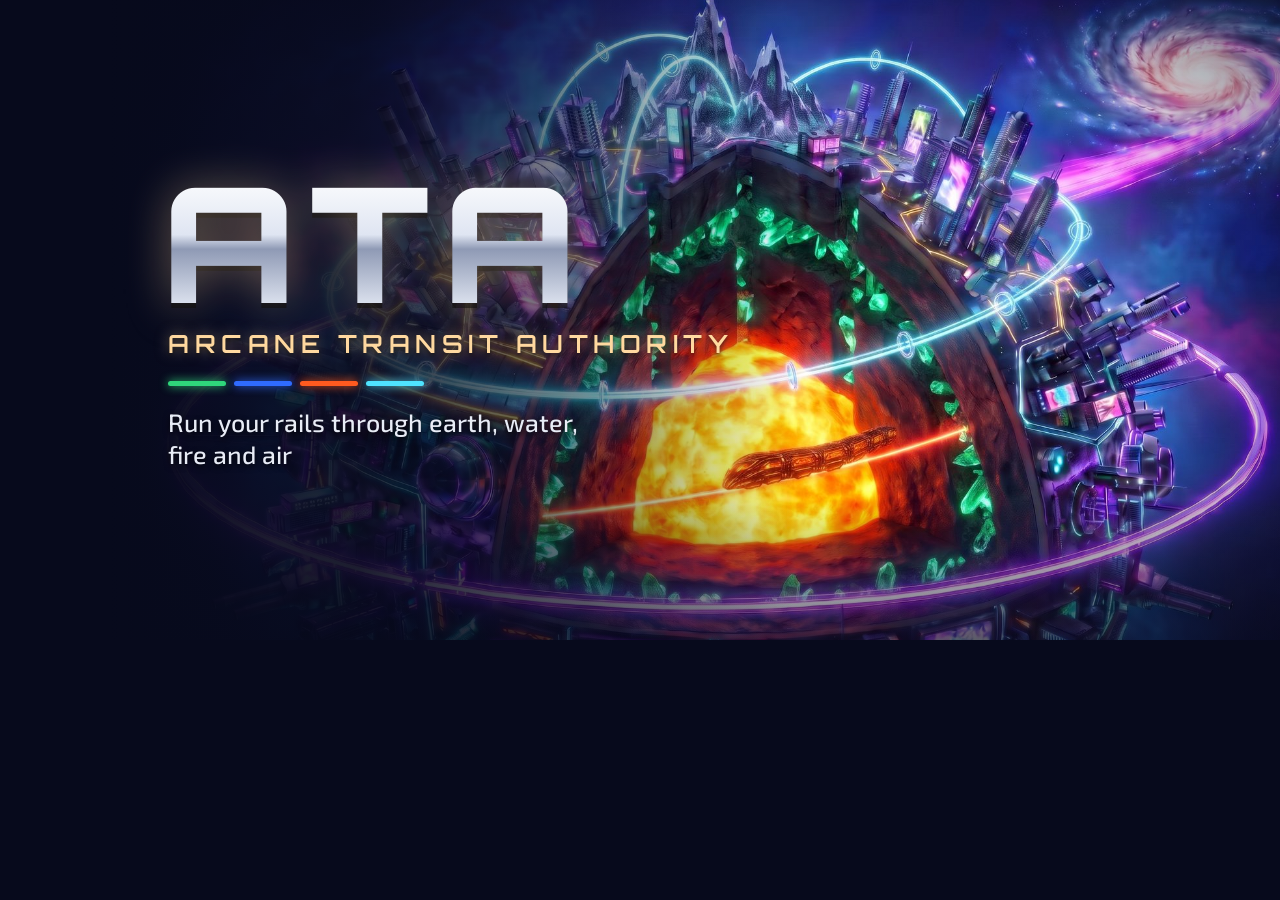
<file: design/github-social.html>
<!DOCTYPE html>
<html lang="en">
<head>
<meta charset="utf-8">
<title>Arcane Transit Authority: GitHub preview</title>
<style>
  @font-face { font-family: 'ATA Display'; src: url(../game/fonts/ATADisplay.woff2) format('woff2'); font-weight: 400 900; font-display: block; }
  @font-face { font-family: 'Exo 2'; src: url(../game/fonts/Exo2.woff2) format('woff2'); font-weight: 100 900; font-display: block; }
  html, body { margin: 0; padding: 0; background: #070a1c; }
  .card { position: relative; width: 1280px; height: 640px; overflow: hidden; background: #070a1c; }
  /* the key art, shifted right so the planet's cut-away core sits right of the title */
  .art { position: absolute; top: -36px; left: 110px; width: 1250px; height: auto; -webkit-mask-image: linear-gradient(90deg, transparent 0, #000 160px); mask-image: linear-gradient(90deg, transparent 0, #000 160px); }
  .shade { position: absolute; inset: 0;
    background:
      linear-gradient(90deg, rgba(7,10,28,0.95) 0%, rgba(7,10,28,0.88) 28%, rgba(7,10,28,0.45) 46%, rgba(7,10,28,0) 62%),
      linear-gradient(0deg, rgba(7,10,28,0.55) 0%, rgba(7,10,28,0) 22%),
      radial-gradient(ellipse at 50% 50%, rgba(0,0,0,0) 62%, rgba(7,10,28,0.55) 100%); }
  .text { position: absolute; left: 168px; top: 0; bottom: 0; display: flex; flex-direction: column; justify-content: center; }
  .ata { font-family: 'ATA Display', sans-serif; font-weight: 900; font-size: 160px; line-height: 0.9; letter-spacing: 0.08em; margin-left: -6px;
    background: linear-gradient(180deg, #ffffff 0%, #dfe5f2 45%, #8f9ab5 55%, #e9eef8 100%); -webkit-background-clip: text; background-clip: text; -webkit-text-fill-color: transparent;
    filter: drop-shadow(0 0 22px rgba(255, 217, 160, 0.40)) drop-shadow(0 5px 0 rgba(0,0,0,0.6)); }
  .name { font-family: 'ATA Display', sans-serif; font-weight: 600; font-size: 25px; letter-spacing: 0.22em; text-transform: uppercase; white-space: nowrap;
    color: #ffd9a0; margin-top: 14px; text-shadow: 0 0 14px rgba(255,217,160,0.5), 0 2px 4px rgba(0,0,0,0.8); }
  .rails { display: flex; gap: 8px; margin: 22px 0 20px; }
  .rails i { display: block; width: 58px; height: 5px; border-radius: 3px; box-shadow: 0 0 10px currentColor; background: currentColor; }
  .tag { font-family: 'Exo 2', sans-serif; font-weight: 500; font-size: 25px; line-height: 1.3; color: #e8ecf6; max-width: 430px;
    text-shadow: 0 2px 6px rgba(0,0,0,0.9); }
</style>
</head>
<body>
<div class="card">
  <img class="art" src="../game/assets/keyart/globe.jpg" alt="">
  <div class="shade"></div>
  <div class="text">
    <div class="ata">ATA</div>
    <div class="name">Arcane Transit Authority</div>
    <div class="rails"><i style="color:#2fd67b"></i><i style="color:#2f6bff"></i><i style="color:#ff5a1f"></i><i style="color:#4fe3ff"></i></div>
    <div class="tag">Run your rails through earth, water, fire and air</div>
  </div>
</div>
</body>
</html>
</file>
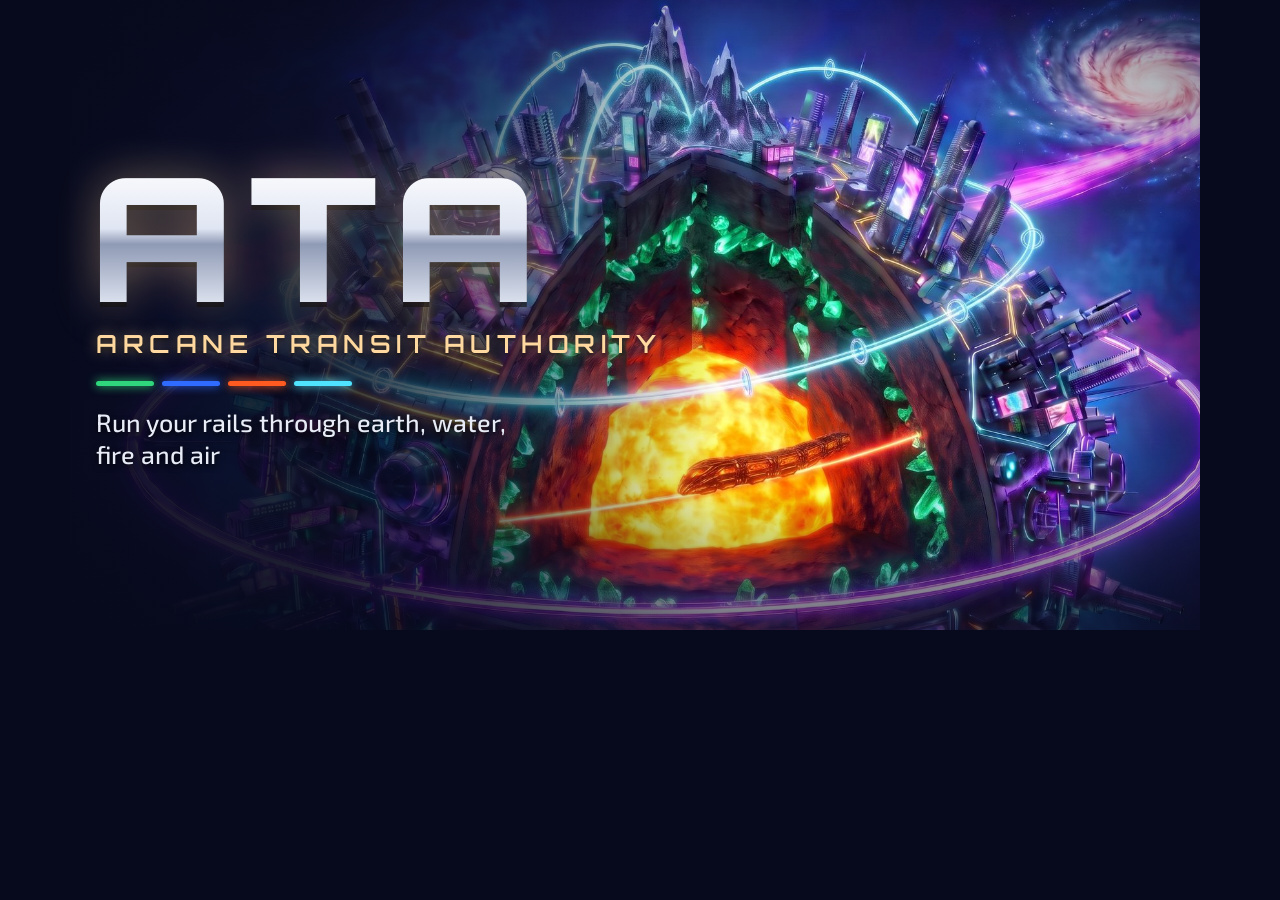
<file: design/social-card.html>
<!DOCTYPE html>
<html lang="en">
<head>
<meta charset="utf-8">
<title>Arcane Transit Authority: social card</title>
<style>
  @font-face { font-family: 'ATA Display'; src: url(../game/fonts/ATADisplay.woff2) format('woff2'); font-weight: 400 900; font-display: block; }
  @font-face { font-family: 'Exo 2'; src: url(../game/fonts/Exo2.woff2) format('woff2'); font-weight: 100 900; font-display: block; }
  html, body { margin: 0; padding: 0; background: #070a1c; }
  .card { position: relative; width: 1200px; height: 630px; overflow: hidden; background: #070a1c; }
  /* the key art, shifted right so the planet's cut-away core sits right of the title */
  .art { position: absolute; top: -26px; left: 70px; width: 1240px; height: auto; }
  .shade { position: absolute; inset: 0;
    background:
      linear-gradient(90deg, rgba(7,10,28,0.94) 0%, rgba(7,10,28,0.86) 26%, rgba(7,10,28,0.45) 44%, rgba(7,10,28,0) 60%),
      linear-gradient(0deg, rgba(7,10,28,0.55) 0%, rgba(7,10,28,0) 22%),
      radial-gradient(ellipse at 50% 50%, rgba(0,0,0,0) 62%, rgba(7,10,28,0.55) 100%); }
  .text { position: absolute; left: 96px; top: 0; bottom: 0; display: flex; flex-direction: column; justify-content: center; }
  .ata { font-family: 'ATA Display', sans-serif; font-weight: 900; font-size: 172px; line-height: 0.9; letter-spacing: 0.08em; margin-left: -6px;
    background: linear-gradient(180deg, #ffffff 0%, #dfe5f2 45%, #8f9ab5 55%, #e9eef8 100%); -webkit-background-clip: text; background-clip: text; -webkit-text-fill-color: transparent;
    filter: drop-shadow(0 0 22px rgba(255, 217, 160, 0.40)) drop-shadow(0 5px 0 rgba(0,0,0,0.6)); }
  .name { font-family: 'ATA Display', sans-serif; font-weight: 600; font-size: 25px; letter-spacing: 0.22em; text-transform: uppercase; white-space: nowrap;
    color: #ffd9a0; margin-top: 14px; text-shadow: 0 0 14px rgba(255,217,160,0.5), 0 2px 4px rgba(0,0,0,0.8); }
  .rails { display: flex; gap: 8px; margin: 22px 0 20px; }
  .rails i { display: block; width: 58px; height: 5px; border-radius: 3px; box-shadow: 0 0 10px currentColor; background: currentColor; }
  .tag { font-family: 'Exo 2', sans-serif; font-weight: 500; font-size: 25px; line-height: 1.3; color: #e8ecf6; max-width: 430px;
    text-shadow: 0 2px 6px rgba(0,0,0,0.9); }
</style>
</head>
<body>
<div class="card">
  <img class="art" src="../game/assets/keyart/globe.jpg" alt="">
  <div class="shade"></div>
  <div class="text">
    <div class="ata">ATA</div>
    <div class="name">Arcane Transit Authority</div>
    <div class="rails"><i style="color:#2fd67b"></i><i style="color:#2f6bff"></i><i style="color:#ff5a1f"></i><i style="color:#4fe3ff"></i></div>
    <div class="tag">Run your rails through earth, water, fire and air</div>
  </div>
</div>
</body>
</html>
</file>
